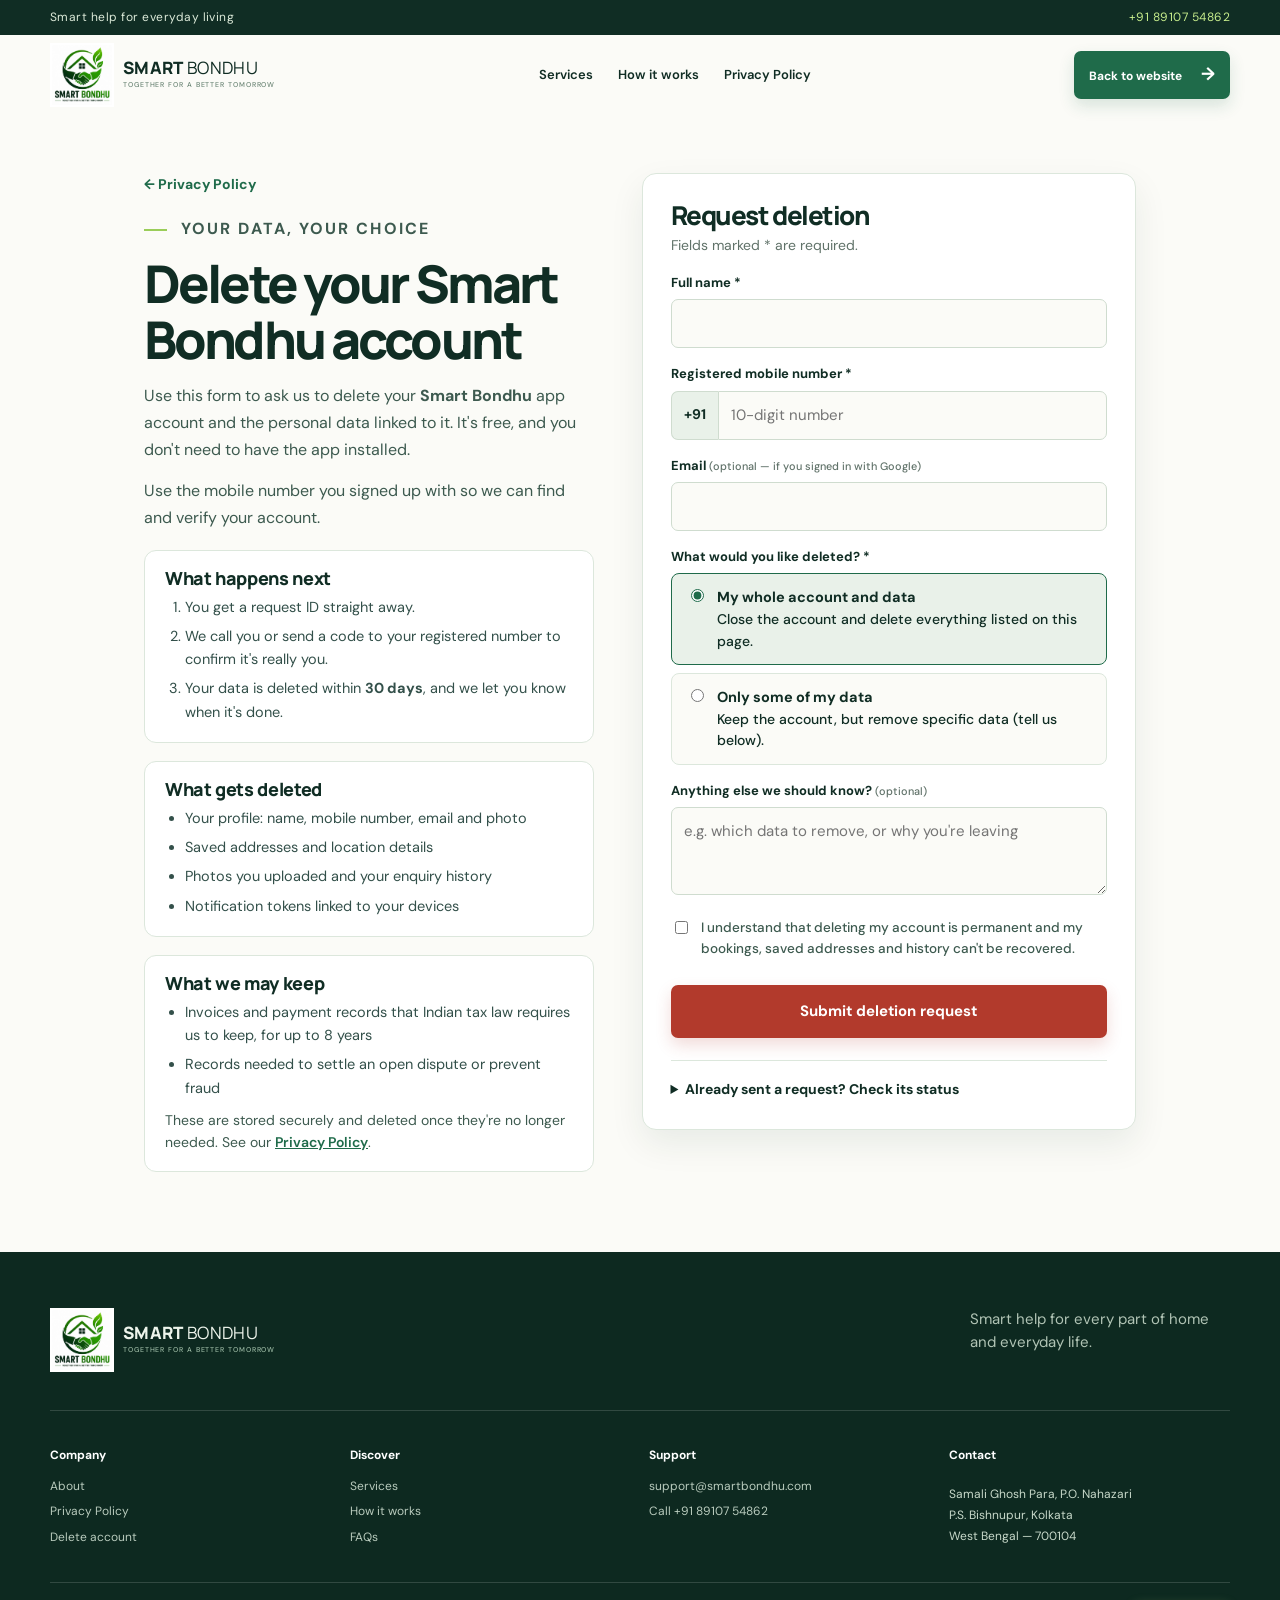
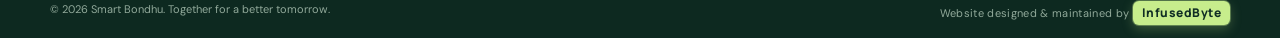
<file: delete-account.html>
<!doctype html>
<html lang="en">
<head>
  <meta charset="UTF-8" />
  <meta name="viewport" content="width=device-width, initial-scale=1.0" />
  <meta name="description" content="Request deletion of your Smart Bondhu account and personal data." />
  <title>Delete Account | Smart Bondhu</title>
  <link rel="canonical" href="https://smartbondhu.in/delete-account.html" />
  <link rel="icon" href="assets/smart-bondhu-logo.jpeg" type="image/jpeg" />
  <link rel="apple-touch-icon" href="assets/smart-bondhu-logo.jpeg" />
  <link rel="preconnect" href="https://fonts.googleapis.com">
  <link rel="preconnect" href="https://fonts.gstatic.com" crossorigin>
  <link href="https://fonts.googleapis.com/css2?family=DM+Sans:wght@400;500;600;700&family=Manrope:wght@400;500;600;700;800&display=swap" rel="stylesheet">
  <link rel="stylesheet" href="styles.css" />
  <style>
    .da-wrap{max-width:1040px;margin:0 auto;padding:56px 24px 80px;display:grid;grid-template-columns:1fr 1.1fr;gap:48px;align-items:start}
    .da-intro h1{font-size:clamp(34px,5vw,52px);margin:14px 0 14px}
    .da-intro>p{font-size:16px;line-height:1.7;color:#3d5a4f;margin:0 0 14px}
    .back-link{display:inline-flex;gap:8px;color:var(--green);font-weight:700;font-size:14px;margin-bottom:20px}
    .da-box{background:#fff;border:1px solid var(--line);border-radius:12px;padding:18px 20px;margin-top:18px}
    .da-box h2{font-size:18px!important;letter-spacing:-.02em;margin-bottom:8px}
    .da-box ul,.da-box ol{margin:0;padding-left:20px;display:flex;flex-direction:column;gap:6px;font-size:14.5px;line-height:1.6;color:#33504a}
    .da-box a{color:var(--green);font-weight:600;text-decoration:underline}
    .da-card{background:#fff;border:1px solid var(--line);border-radius:14px;padding:28px;box-shadow:0 14px 34px rgba(19,50,35,.08)}
    .da-card h2{font-size:26px!important;margin-bottom:6px}
    .da-card .sub{color:var(--muted);font-size:14px;margin:0 0 6px}
    .da-card label{display:block;font-size:13px;font-weight:700;margin:16px 0 6px}
    .da-card label small{font-weight:500;color:var(--muted)}
    .da-card input[type=text],.da-card input[type=tel],.da-card input[type=email],.da-card textarea{width:100%;border:1px solid #cfdccf;border-radius:7px;padding:12px;font:inherit;font-size:15px;background:#fbfbf7}
    .da-card input:focus,.da-card textarea:focus{outline:2px solid rgba(31,107,74,.25);border-color:var(--green)}
    .da-card textarea{height:88px;resize:vertical}
    .phone-row{display:flex;align-items:stretch}
    .phone-row span{display:flex;align-items:center;padding:0 12px;border:1px solid #cfdccf;border-right:0;border-radius:7px 0 0 7px;background:var(--mist);font-weight:700;font-size:14px}
    .phone-row input{border-radius:0 7px 7px 0!important}
    .scope{display:grid;gap:8px}
    .scope label{display:flex;gap:10px;align-items:flex-start;margin:0;padding:12px 14px;border:1px solid var(--line);border-radius:8px;font-weight:500;font-size:14px;cursor:pointer;background:#fbfbf7}
    .scope label:has(input:checked){border-color:var(--green);background:var(--mist)}
    .scope b{display:block;font-size:14.5px}
    .scope input{margin-top:3px;accent-color:var(--green)}
    .confirm{display:flex!important;gap:10px;align-items:flex-start;font-weight:500!important;font-size:13.5px!important;line-height:1.5;color:#3d5a4f}
    .confirm input{margin-top:3px;accent-color:var(--green)}
    .da-error{background:#fdecea;color:#9b2c20;border-radius:7px;padding:10px 12px;font-size:14px;margin-top:14px}
    .da-submit{width:100%;margin-top:20px;background:#b23a2c;box-shadow:0 7px 16px rgba(178,58,44,.18)}
    .da-submit:hover{background:#8f2c20}
    .da-submit:disabled{opacity:.6;cursor:wait;transform:none}
    .da-success{text-align:center}
    .da-success .code{display:inline-block;font:800 30px Manrope,sans-serif;color:var(--green);background:var(--mist);border-radius:10px;padding:10px 18px;margin:12px 0;letter-spacing:.04em}
    .da-success p{font-size:15px;line-height:1.65;color:#3d5a4f}
    .da-check{margin-top:22px;border-top:1px solid var(--line);padding-top:18px}
    .da-check summary{font-weight:700;cursor:pointer;font-size:14px}
    .da-check .row{display:grid;grid-template-columns:1fr 1fr auto;gap:8px;margin-top:12px}
    .da-check .row input{width:100%;border:1px solid #cfdccf;border-radius:7px;padding:10px;font:inherit;font-size:14px}
    .da-check .row button{background:var(--ink);color:#fff;border-radius:7px;padding:0 14px;font-weight:700;font-size:13px}
    .da-status{margin-top:12px;font-size:14px;background:var(--mist);border-radius:7px;padding:12px}
    .hp{position:absolute;left:-9999px;width:1px;height:1px;overflow:hidden}
    @media(max-width:860px){.da-wrap{grid-template-columns:1fr;gap:28px;padding-top:36px}.da-card{padding:22px 18px}.da-check .row{grid-template-columns:1fr}.da-check .row button{padding:11px}}
  </style>
</head>
<body>
  <div class="topline"><span>Smart help for everyday living</span><span class="topline-right"><a href="tel:+918910754862">+91 89107 54862</a></span></div>
  <header class="nav" id="nav">
    <a class="brand" href="index.html" aria-label="Smart Bondhu home"><img class="official-logo" src="assets/smart-bondhu-logo.jpeg" alt="Smart Bondhu logo" /><span><b>SMART</b> BONDHU<small>Together for a better tomorrow</small></span></a>
    <nav class="desktop-nav"><a href="index.html#services">Services</a><a href="index.html#how">How it works</a><a href="privacy-policy.html">Privacy Policy</a></nav>
    <div class="nav-actions"><a class="button small" href="index.html">Back to website <span>→</span></a></div>
    <button class="menu" aria-label="Open menu" onclick="document.getElementById('mobileMenu').classList.toggle('open')">☰</button>
  </header>
  <div class="mobile-menu" id="mobileMenu"><a href="index.html">Home</a><a href="index.html#services">Services</a><a href="privacy-policy.html">Privacy Policy</a><a href="tel:+918910754862">Call +91 89107 54862</a></div>

  <main class="da-wrap">
    <section class="da-intro">
      <a class="back-link" href="privacy-policy.html">← Privacy Policy</a>
      <p class="eyebrow"><span></span> Your data, your choice</p>
      <h1>Delete your Smart Bondhu account</h1>
      <p>Use this form to ask us to delete your <strong>Smart Bondhu</strong> app account and the personal data linked to it. It's free, and you don't need to have the app installed.</p>
      <p>Use the mobile number you signed up with so we can find and verify your account.</p>

      <div class="da-box">
        <h2>What happens next</h2>
        <ol>
          <li>You get a request ID straight away.</li>
          <li>We call you or send a code to your registered number to confirm it's really you.</li>
          <li>Your data is deleted within <strong>30 days</strong>, and we let you know when it's done.</li>
        </ol>
      </div>
      <div class="da-box">
        <h2>What gets deleted</h2>
        <ul>
          <li>Your profile: name, mobile number, email and photo</li>
          <li>Saved addresses and location details</li>
          <li>Photos you uploaded and your enquiry history</li>
          <li>Notification tokens linked to your devices</li>
        </ul>
      </div>
      <div class="da-box">
        <h2>What we may keep</h2>
        <ul>
          <li>Invoices and payment records that Indian tax law requires us to keep, for up to 8 years</li>
          <li>Records needed to settle an open dispute or prevent fraud</li>
        </ul>
        <p style="font-size:14px;color:#3d5a4f;margin:10px 0 0">These are stored securely and deleted once they're no longer needed. See our <a href="privacy-policy.html#storage">Privacy Policy</a>.</p>
      </div>
    </section>

    <section class="da-card" aria-live="polite">
      <div id="formView">
        <h2>Request deletion</h2>
        <p class="sub">Fields marked * are required.</p>
        <form id="delForm" novalidate>
          <label for="dName">Full name *</label>
          <input id="dName" type="text" autocomplete="name" maxlength="100" required />

          <label for="dPhone">Registered mobile number *</label>
          <div class="phone-row"><span>+91</span><input id="dPhone" type="tel" inputmode="numeric" autocomplete="tel-national" maxlength="10" placeholder="10-digit number" required /></div>

          <label for="dEmail">Email <small>(optional — if you signed in with Google)</small></label>
          <input id="dEmail" type="email" autocomplete="email" maxlength="254" />

          <label>What would you like deleted? *</label>
          <div class="scope">
            <label><input type="radio" name="scope" value="account" checked /><span><b>My whole account and data</b>Close the account and delete everything listed on this page.</span></label>
            <label><input type="radio" name="scope" value="data" /><span><b>Only some of my data</b>Keep the account, but remove specific data (tell us below).</span></label>
          </div>

          <label for="dReason">Anything else we should know? <small>(optional)</small></label>
          <textarea id="dReason" maxlength="1000" placeholder="e.g. which data to remove, or why you're leaving"></textarea>

          <div class="hp" aria-hidden="true"><label for="dWebsite">Website</label><input id="dWebsite" type="text" tabindex="-1" autocomplete="off" /></div>

          <label class="confirm"><input id="dConfirm" type="checkbox" /> <span>I understand that deleting my account is permanent and my bookings, saved addresses and history can't be recovered.</span></label>

          <div id="dError" class="da-error" hidden></div>
          <button class="button da-submit" type="submit" id="dSubmit">Submit deletion request</button>
        </form>
      </div>

      <div id="doneView" class="da-success" hidden>
        <p class="eyebrow" style="justify-content:center"><span></span> Request received</p>
        <h2>We've got your request</h2>
        <div class="code" id="doneCode"></div>
        <p>Save this request ID. We'll contact you on <b id="donePhone"></b> to confirm, then delete your data within 30 days.</p>
        <p style="font-size:14px">Questions? Email <a href="mailto:support@smartbondhu.com" style="color:var(--green);font-weight:600">support@smartbondhu.com</a> or call <a href="tel:+918910754862" style="color:var(--green);font-weight:600">+91 89107 54862</a>.</p>
      </div>

      <details class="da-check" id="checkBox">
        <summary>Already sent a request? Check its status</summary>
        <form class="row" id="checkForm">
          <input id="cCode" type="text" placeholder="Request ID (DEL-… or SB-…)" aria-label="Request ID" />
          <input id="cPhone" type="tel" inputmode="numeric" maxlength="10" placeholder="Mobile number" aria-label="Mobile number" />
          <button type="submit">Check</button>
        </form>
        <div id="cResult" class="da-status" hidden></div>
      </details>
    </section>
  </main>

  <footer>
    <div class="footer-top">
      <a class="brand inverse" href="index.html"><img class="official-logo" src="assets/smart-bondhu-logo.jpeg" alt="Smart Bondhu logo" /><span><b>SMART</b> BONDHU<small>Together for a better tomorrow</small></span></a>
      <p>Smart help for every part of home and everyday life.</p>
    </div>
    <div class="footer-links">
      <div><b>Company</b><a href="index.html#about">About</a><a href="privacy-policy.html">Privacy Policy</a><a href="delete-account.html">Delete account</a></div>
      <div><b>Discover</b><a href="index.html#services">Services</a><a href="index.html#how">How it works</a><a href="index.html#faq">FAQs</a></div>
      <div><b>Support</b><a href="mailto:support@smartbondhu.com">support@smartbondhu.com</a><a href="tel:+918910754862">Call +91 89107 54862</a></div>
      <div><b>Contact</b><a class="footer-address" href="https://maps.google.com/?q=Samali+Ghosh+Para+Nahazari+Bishnupur+Kolkata+700104" target="_blank" rel="noopener">Samali Ghosh Para, P.O. Nahazari<br>P.S. Bishnupur, Kolkata<br>West Bengal — 700104</a></div>
    </div>
    <div class="footer-bottom">© 2026 Smart Bondhu. Together for a better tomorrow. <span class="maintained">Website designed &amp; maintained by <a class="credit-link" href="https://www.infusedbyte.com" target="_blank" rel="noopener noreferrer"><b>InfusedByte</b></a></span></div>
  </footer>

  <script src="config.js"></script>
  <script>
  (function(){
    var cfg = window.SB_CONFIG || {};
    var FALLBACK = 'Something went wrong. Please try again, or email support@smartbondhu.com with the subject "Delete my account".';

    function rpc(fn, body){
      return fetch(cfg.supabaseUrl + '/rest/v1/rpc/' + fn, {
        method: 'POST',
        headers: { 'Content-Type': 'application/json', apikey: cfg.supabaseAnonKey, Authorization: 'Bearer ' + cfg.supabaseAnonKey },
        body: JSON.stringify(body)
      }).then(function(r){
        return r.json().catch(function(){ return null; }).then(function(data){
          if (!r.ok) {
            var msg = data && data.message ? data.message : '';
            // Show our own validation messages; hide technical ones.
            var e = new Error(/^Please |^Invalid request|too long/.test(msg) ? msg : FALLBACK);
            e.missing = r.status === 404 || /^PGRST20[25]$/.test(data && data.code || '');
            throw e;
          }
          return data;
        });
      });
    }
    function digits(v){ var d = String(v || '').replace(/\D/g, ''); return d.length === 12 && d.indexOf('91') === 0 ? d.slice(2) : d; }
    function $(id){ return document.getElementById(id); }
    function esc(s){ return String(s == null ? '' : s).replace(/[&<>"']/g, function(c){ return {'&':'&amp;','<':'&lt;','>':'&gt;','"':'&quot;',"'":'&#39;'}[c]; }); }

    var err = $('dError');
    function showErr(m){ err.textContent = m; err.hidden = false; }

    $('delForm').addEventListener('submit', function(e){
      e.preventDefault();
      err.hidden = true;
      if ($('dWebsite').value) return; // bot trap
      var name = $('dName').value.trim();
      var phone = digits($('dPhone').value);
      var email = $('dEmail').value.trim();
      var scope = (document.querySelector('input[name=scope]:checked') || {}).value || 'account';
      var reason = $('dReason').value.trim();
      if (!name) return showErr('Please enter your name.');
      if (!/^[6-9]\d{9}$/.test(phone)) return showErr('Please enter a valid 10-digit mobile number.');
      if (email && !/^[^@\s]+@[^@\s]+\.[^@\s]+$/.test(email)) return showErr('Please enter a valid email address.');
      if (!$('dConfirm').checked) return showErr('Please tick the box to confirm you understand.');
      if (!cfg.supabaseUrl || !cfg.supabaseAnonKey) return showErr(FALLBACK);

      var btn = $('dSubmit');
      btn.disabled = true; btn.textContent = 'Sending…';
      rpc('submit_deletion_request', { p_name: name, p_phone: phone, p_email: email || null, p_scope: scope, p_reason: reason || null })
        .catch(function(ex){
          // Deletion API not reachable yet: save through the enquiry system instead.
          if (!ex.missing) throw ex;
          var details = 'ACCOUNT DELETION REQUEST — ' + (scope === 'data' ? 'delete some data only' : 'delete whole account and data') +
            (email ? '\nEmail: ' + email : '') + (reason ? '\nDetails: ' + reason : '');
          return rpc('submit_enquiry', { p_name: name, p_phone: phone, p_service: 'Account deletion request', p_requirement: details });
        })
        .then(function(code){
          $('doneCode').textContent = code;
          $('donePhone').textContent = '+91 ' + phone;
          $('cCode').value = code; $('cPhone').value = phone;
          $('formView').hidden = true; $('doneView').hidden = false;
          window.scrollTo({ top: $('doneView').getBoundingClientRect().top + scrollY - 120, behavior: 'smooth' });
        })
        .catch(function(ex){ showErr(ex.message || FALLBACK); })
        .then(function(){ btn.disabled = false; btn.textContent = 'Submit deletion request'; });
    });

    var LABELS = { new: 'Received — we will contact you to confirm', verifying: 'Verifying your identity', in_review: 'Verifying your identity', contacted: 'Verifying your identity', completed: 'Completed — your data has been deleted', closed: 'Completed — your data has been deleted', rejected: 'Closed — please contact support' };
    $('checkForm').addEventListener('submit', function(e){
      e.preventDefault();
      var out = $('cResult');
      var code = $('cCode').value.trim(), phone = digits($('cPhone').value);
      out.hidden = false;
      if (!code || !/^[6-9]\d{9}$/.test(phone)) { out.textContent = 'Enter your request ID and 10-digit mobile number.'; return; }
      out.textContent = 'Checking…';
      var isEnquiry = /^SB-/i.test(code);
      (isEnquiry ? rpc('track_enquiry', { code: code.toUpperCase(), mobile: phone }) : rpc('check_deletion_request', { p_code: code, p_phone: phone })).then(function(rows){
        var r = rows && rows[0];
        if (r && isEnquiry) r = { request_code: r.enquiry_code, status: r.status, created_at: r.created_at };
        if (!r) { out.textContent = 'No request found with that ID and mobile number.'; return; }
        out.innerHTML = '<b>' + esc(r.request_code) + '</b> · ' + esc(LABELS[r.status] || r.status) +
          '<br><small>Submitted ' + esc(new Date(r.created_at).toLocaleDateString('en-IN', { day: 'numeric', month: 'short', year: 'numeric' })) +
          (r.completed_at ? ' · Completed ' + esc(new Date(r.completed_at).toLocaleDateString('en-IN', { day: 'numeric', month: 'short', year: 'numeric' })) : '') + '</small>';
      }).catch(function(ex){ out.textContent = ex.message || FALLBACK; });
    });
  })();
  </script>
</body>
</html>
</file>
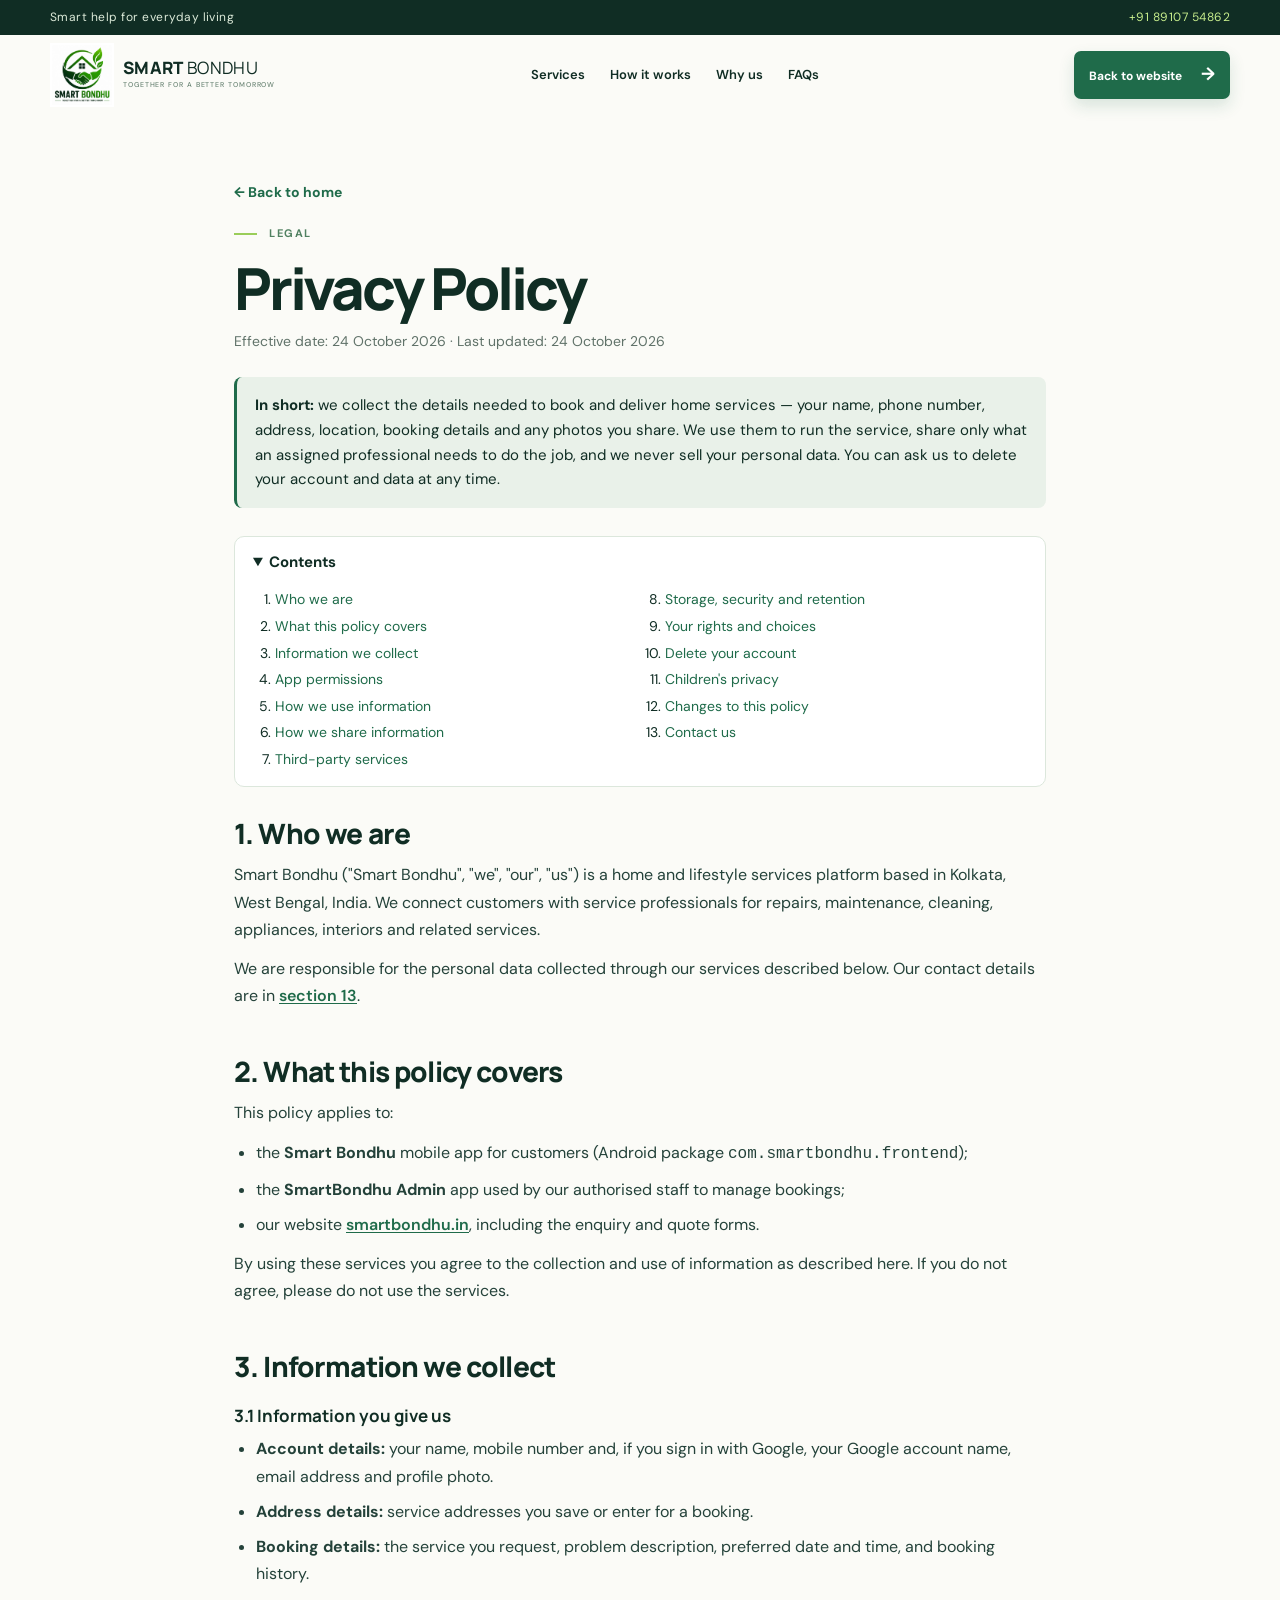
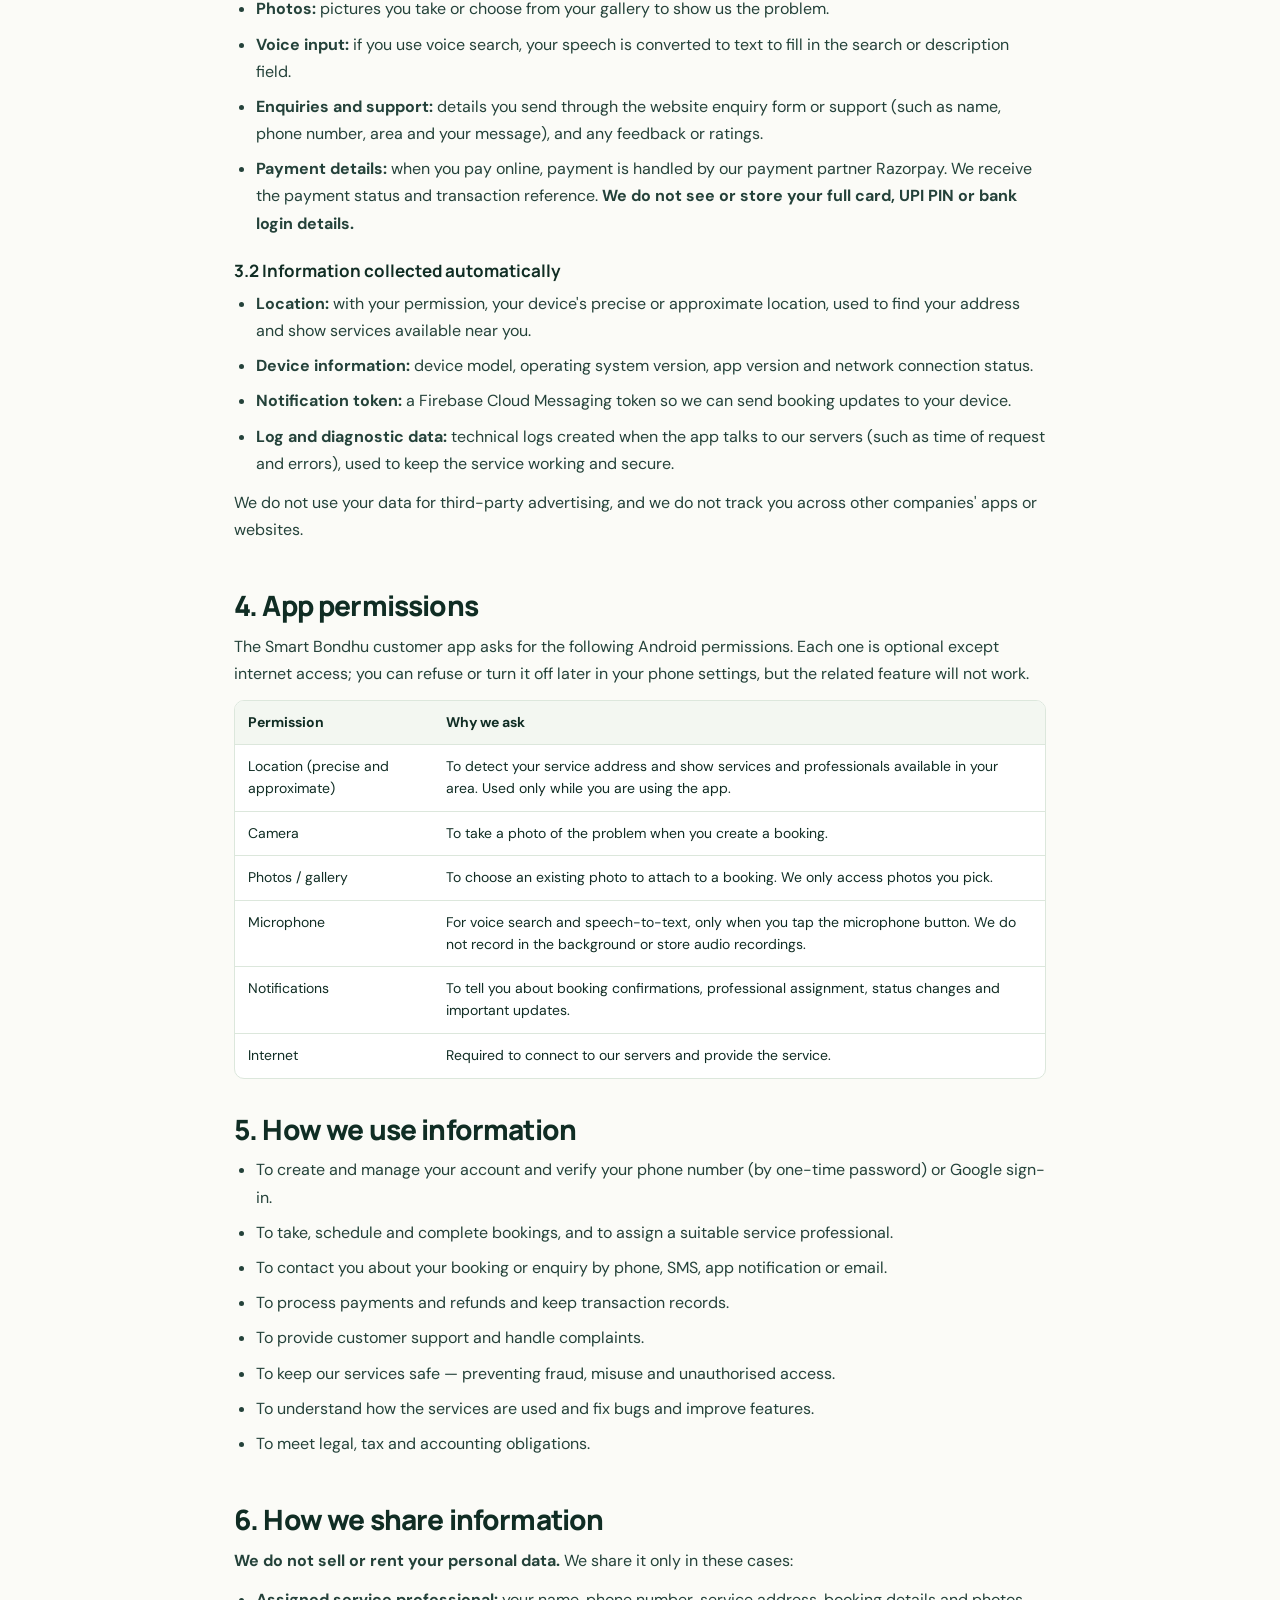
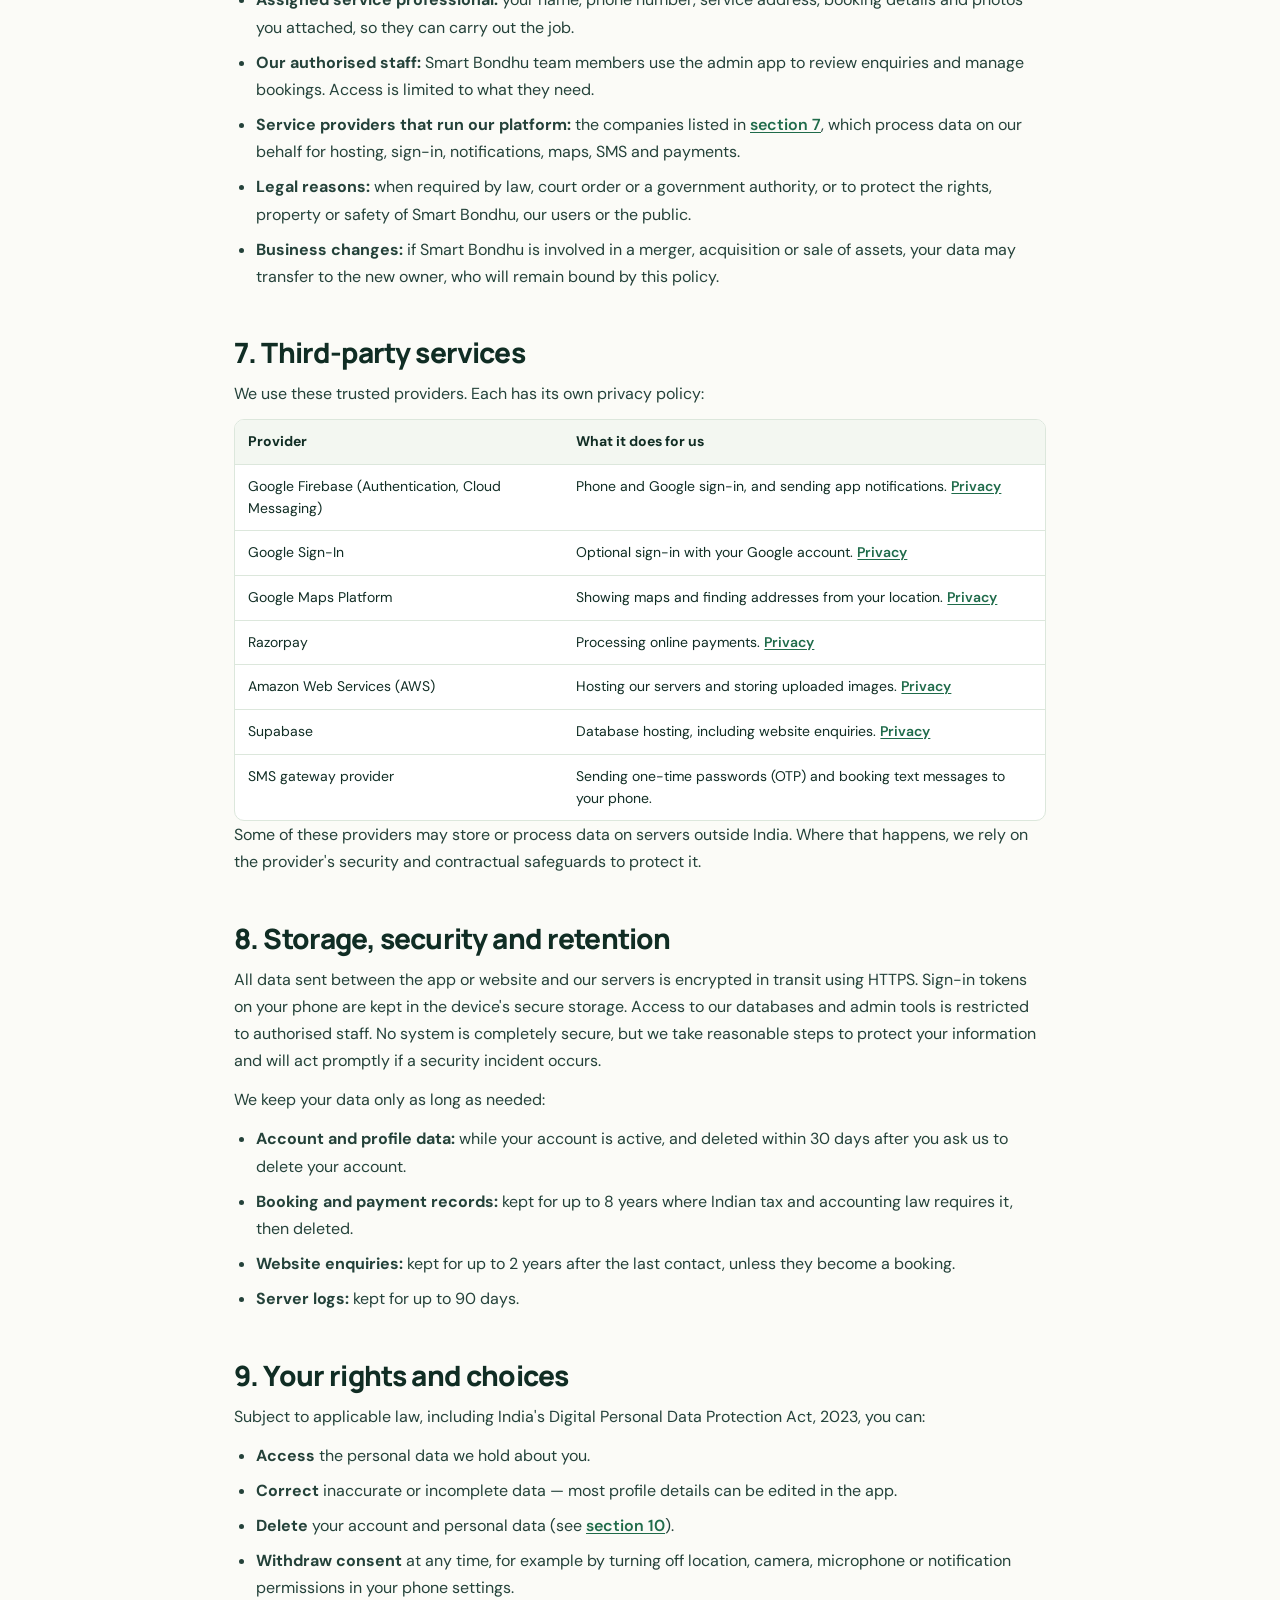
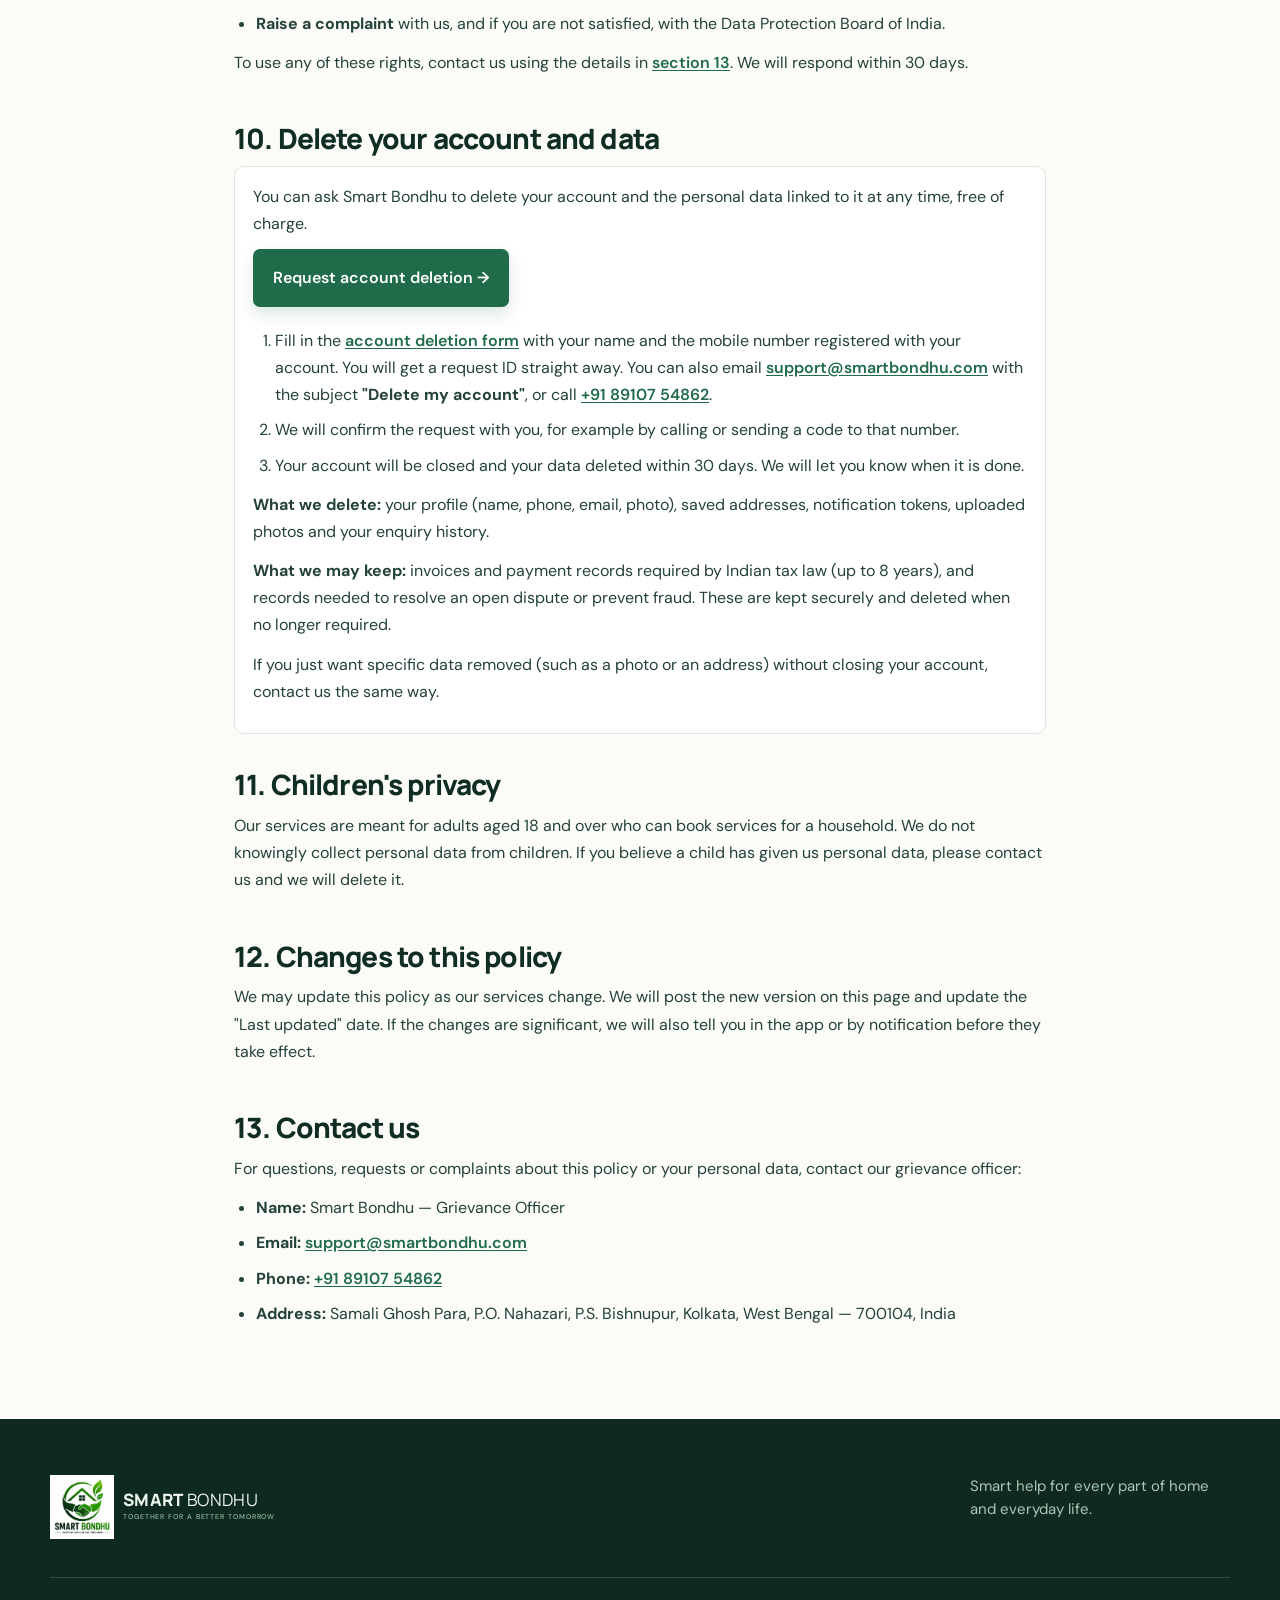
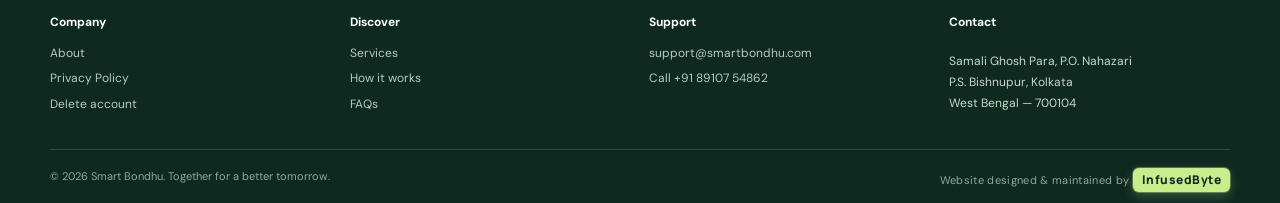
<file: privacy-policy.html>
<!doctype html>
<html lang="en">
<head>
  <meta charset="UTF-8" />
  <meta name="viewport" content="width=device-width, initial-scale=1.0" />
  <meta name="description" content="Smart Bondhu Privacy Policy — what data the Smart Bondhu app and website collect, how it is used and shared, and how to delete your account." />
  <title>Privacy Policy | Smart Bondhu</title>
  <link rel="canonical" href="https://smartbondhu.in/privacy-policy.html" />
  <link rel="icon" href="assets/smart-bondhu-logo.jpeg" type="image/jpeg" />
  <link rel="apple-touch-icon" href="assets/smart-bondhu-logo.jpeg" />
  <link rel="preconnect" href="https://fonts.googleapis.com">
  <link rel="preconnect" href="https://fonts.gstatic.com" crossorigin>
  <link href="https://fonts.googleapis.com/css2?family=DM+Sans:wght@400;500;600;700&family=Manrope:wght@400;500;600;700;800&display=swap" rel="stylesheet">
  <link rel="stylesheet" href="styles.css" />
  <style>
    .legal-hero{padding:64px 24px 28px;max-width:860px;margin:0 auto}
    .legal-hero h1{font-size:clamp(36px,6vw,58px);margin:14px 0 12px}
    .legal-meta{color:var(--muted);font-size:14px;margin:0}
    .back-link{display:inline-flex;gap:8px;color:var(--green);font-weight:700;font-size:14px;margin-bottom:22px}
    .legal-summary{background:var(--mist);border-left:3px solid var(--green);border-radius:8px;padding:16px 18px;margin-top:24px;font-size:15px;line-height:1.65}
    .legal-toc{max-width:860px;margin:0 auto;padding:0 24px 8px}
    .legal-toc details{border:1px solid var(--line);border-radius:10px;background:#fff;padding:14px 18px}
    .legal-toc summary{font-weight:700;cursor:pointer}
    .legal-toc ol{margin:12px 0 0;padding-left:22px;columns:2;column-gap:28px;font-size:14px;line-height:1.9}
    .legal-toc a{color:var(--green)}
    .legal-content{max-width:860px;margin:0 auto;padding:24px 24px 80px;display:flex;flex-direction:column;gap:36px}
    .legal-section{scroll-margin-top:90px}
    .legal-section h2{font-size:clamp(22px,3vw,28px)!important;letter-spacing:-.03em;margin-bottom:12px}
    .legal-section h3{font:700 17px Manrope,sans-serif;margin:22px 0 8px}
    .legal-section p,.legal-section li{font-size:16px;line-height:1.7;color:#24423a}
    .legal-section p{margin:0 0 12px}
    .legal-section ul,.legal-section ol{padding-left:22px;margin:0 0 12px;display:flex;flex-direction:column;gap:8px}
    .legal-section a{color:var(--green);font-weight:600;text-decoration:underline;text-underline-offset:2px}
    .table-wrap{overflow-x:auto;border:1px solid var(--line);border-radius:10px;background:#fff}
    .legal-section table{width:100%;border-collapse:collapse;font-size:14px;min-width:560px}
    .legal-section th,.legal-section td{text-align:left;vertical-align:top;padding:11px 13px;border-bottom:1px solid var(--line);line-height:1.55}
    .legal-section th{background:#f3f7f1;font-weight:700}
    .legal-section tr:last-child td{border-bottom:0}
    .callout{background:#fff;border:1px solid var(--line);border-radius:10px;padding:16px 18px}
    @media(max-width:600px){.legal-toc ol{columns:1}.legal-hero{padding-top:40px}}
  </style>
</head>
<body>
  <div class="topline"><span>Smart help for everyday living</span><span class="topline-right"><a href="tel:+918910754862">+91 89107 54862</a></span></div>
  <header class="nav" id="nav">
    <a class="brand" href="index.html" aria-label="Smart Bondhu home"><img class="official-logo" src="assets/smart-bondhu-logo.jpeg" alt="Smart Bondhu logo" /><span><b>SMART</b> BONDHU<small>Together for a better tomorrow</small></span></a>
    <nav class="desktop-nav"><a href="index.html#services">Services</a><a href="index.html#how">How it works</a><a href="index.html#why">Why us</a><a href="index.html#faq">FAQs</a></nav>
    <div class="nav-actions"><a class="button small" href="index.html">Back to website <span>→</span></a></div>
    <button class="menu" aria-label="Open menu" onclick="document.getElementById('mobileMenu').classList.toggle('open')">☰</button>
  </header>
  <div class="mobile-menu" id="mobileMenu"><a href="index.html">Home</a><a href="index.html#services">Services</a><a href="index.html#how">How it works</a><a href="delete-account.html">Delete my account</a><a href="#contact">Contact us</a></div>

  <main>
    <section class="legal-hero">
      <a class="back-link" href="index.html">← Back to home</a>
      <p class="eyebrow"><span></span> Legal</p>
      <h1>Privacy Policy</h1>
      <p class="legal-meta">Effective date: 24 October 2026 · Last updated: 24 October 2026</p>
      <div class="legal-summary"><b>In short:</b> we collect the details needed to book and deliver home services — your name, phone number, address, location, booking details and any photos you share. We use them to run the service, share only what an assigned professional needs to do the job, and we never sell your personal data. You can ask us to delete your account and data at any time.</div>
    </section>

    <nav class="legal-toc" aria-label="Contents">
      <details open>
        <summary>Contents</summary>
        <ol>
          <li><a href="#who-we-are">Who we are</a></li>
          <li><a href="#scope">What this policy covers</a></li>
          <li><a href="#collect">Information we collect</a></li>
          <li><a href="#permissions">App permissions</a></li>
          <li><a href="#use">How we use information</a></li>
          <li><a href="#share">How we share information</a></li>
          <li><a href="#third-parties">Third-party services</a></li>
          <li><a href="#storage">Storage, security and retention</a></li>
          <li><a href="#rights">Your rights and choices</a></li>
          <li><a href="#delete-account">Delete your account</a></li>
          <li><a href="#children">Children's privacy</a></li>
          <li><a href="#changes">Changes to this policy</a></li>
          <li><a href="#contact">Contact us</a></li>
        </ol>
      </details>
    </nav>

    <article class="legal-content">
      <section class="legal-section" id="who-we-are">
        <h2>1. Who we are</h2>
        <p>Smart Bondhu ("Smart Bondhu", "we", "our", "us") is a home and lifestyle services platform based in Kolkata, West Bengal, India. We connect customers with service professionals for repairs, maintenance, cleaning, appliances, interiors and related services.</p>
        <p>We are responsible for the personal data collected through our services described below. Our contact details are in <a href="#contact">section 13</a>.</p>
      </section>

      <section class="legal-section" id="scope">
        <h2>2. What this policy covers</h2>
        <p>This policy applies to:</p>
        <ul>
          <li>the <strong>Smart Bondhu</strong> mobile app for customers (Android package <code>com.smartbondhu.frontend</code>);</li>
          <li>the <strong>SmartBondhu Admin</strong> app used by our authorised staff to manage bookings;</li>
          <li>our website <a href="https://smartbondhu.in">smartbondhu.in</a>, including the enquiry and quote forms.</li>
        </ul>
        <p>By using these services you agree to the collection and use of information as described here. If you do not agree, please do not use the services.</p>
      </section>

      <section class="legal-section" id="collect">
        <h2>3. Information we collect</h2>
        <h3>3.1 Information you give us</h3>
        <ul>
          <li><strong>Account details:</strong> your name, mobile number and, if you sign in with Google, your Google account name, email address and profile photo.</li>
          <li><strong>Address details:</strong> service addresses you save or enter for a booking.</li>
          <li><strong>Booking details:</strong> the service you request, problem description, preferred date and time, and booking history.</li>
          <li><strong>Photos:</strong> pictures you take or choose from your gallery to show us the problem.</li>
          <li><strong>Voice input:</strong> if you use voice search, your speech is converted to text to fill in the search or description field.</li>
          <li><strong>Enquiries and support:</strong> details you send through the website enquiry form or support (such as name, phone number, area and your message), and any feedback or ratings.</li>
          <li><strong>Payment details:</strong> when you pay online, payment is handled by our payment partner Razorpay. We receive the payment status and transaction reference. <strong>We do not see or store your full card, UPI PIN or bank login details.</strong></li>
        </ul>

        <h3>3.2 Information collected automatically</h3>
        <ul>
          <li><strong>Location:</strong> with your permission, your device's precise or approximate location, used to find your address and show services available near you.</li>
          <li><strong>Device information:</strong> device model, operating system version, app version and network connection status.</li>
          <li><strong>Notification token:</strong> a Firebase Cloud Messaging token so we can send booking updates to your device.</li>
          <li><strong>Log and diagnostic data:</strong> technical logs created when the app talks to our servers (such as time of request and errors), used to keep the service working and secure.</li>
        </ul>
        <p>We do not use your data for third-party advertising, and we do not track you across other companies' apps or websites.</p>
      </section>

      <section class="legal-section" id="permissions">
        <h2>4. App permissions</h2>
        <p>The Smart Bondhu customer app asks for the following Android permissions. Each one is optional except internet access; you can refuse or turn it off later in your phone settings, but the related feature will not work.</p>
        <div class="table-wrap">
          <table>
            <thead><tr><th>Permission</th><th>Why we ask</th></tr></thead>
            <tbody>
              <tr><td>Location (precise and approximate)</td><td>To detect your service address and show services and professionals available in your area. Used only while you are using the app.</td></tr>
              <tr><td>Camera</td><td>To take a photo of the problem when you create a booking.</td></tr>
              <tr><td>Photos / gallery</td><td>To choose an existing photo to attach to a booking. We only access photos you pick.</td></tr>
              <tr><td>Microphone</td><td>For voice search and speech-to-text, only when you tap the microphone button. We do not record in the background or store audio recordings.</td></tr>
              <tr><td>Notifications</td><td>To tell you about booking confirmations, professional assignment, status changes and important updates.</td></tr>
              <tr><td>Internet</td><td>Required to connect to our servers and provide the service.</td></tr>
            </tbody>
          </table>
        </div>
      </section>

      <section class="legal-section" id="use">
        <h2>5. How we use information</h2>
        <ul>
          <li>To create and manage your account and verify your phone number (by one-time password) or Google sign-in.</li>
          <li>To take, schedule and complete bookings, and to assign a suitable service professional.</li>
          <li>To contact you about your booking or enquiry by phone, SMS, app notification or email.</li>
          <li>To process payments and refunds and keep transaction records.</li>
          <li>To provide customer support and handle complaints.</li>
          <li>To keep our services safe — preventing fraud, misuse and unauthorised access.</li>
          <li>To understand how the services are used and fix bugs and improve features.</li>
          <li>To meet legal, tax and accounting obligations.</li>
        </ul>
      </section>

      <section class="legal-section" id="share">
        <h2>6. How we share information</h2>
        <p><strong>We do not sell or rent your personal data.</strong> We share it only in these cases:</p>
        <ul>
          <li><strong>Assigned service professional:</strong> your name, phone number, service address, booking details and photos you attached, so they can carry out the job.</li>
          <li><strong>Our authorised staff:</strong> Smart Bondhu team members use the admin app to review enquiries and manage bookings. Access is limited to what they need.</li>
          <li><strong>Service providers that run our platform:</strong> the companies listed in <a href="#third-parties">section 7</a>, which process data on our behalf for hosting, sign-in, notifications, maps, SMS and payments.</li>
          <li><strong>Legal reasons:</strong> when required by law, court order or a government authority, or to protect the rights, property or safety of Smart Bondhu, our users or the public.</li>
          <li><strong>Business changes:</strong> if Smart Bondhu is involved in a merger, acquisition or sale of assets, your data may transfer to the new owner, who will remain bound by this policy.</li>
        </ul>
      </section>

      <section class="legal-section" id="third-parties">
        <h2>7. Third-party services</h2>
        <p>We use these trusted providers. Each has its own privacy policy:</p>
        <div class="table-wrap">
          <table>
            <thead><tr><th>Provider</th><th>What it does for us</th></tr></thead>
            <tbody>
              <tr><td>Google Firebase (Authentication, Cloud Messaging)</td><td>Phone and Google sign-in, and sending app notifications. <a href="https://firebase.google.com/support/privacy" target="_blank" rel="noopener">Privacy</a></td></tr>
              <tr><td>Google Sign-In</td><td>Optional sign-in with your Google account. <a href="https://policies.google.com/privacy" target="_blank" rel="noopener">Privacy</a></td></tr>
              <tr><td>Google Maps Platform</td><td>Showing maps and finding addresses from your location. <a href="https://policies.google.com/privacy" target="_blank" rel="noopener">Privacy</a></td></tr>
              <tr><td>Razorpay</td><td>Processing online payments. <a href="https://razorpay.com/privacy/" target="_blank" rel="noopener">Privacy</a></td></tr>
              <tr><td>Amazon Web Services (AWS)</td><td>Hosting our servers and storing uploaded images. <a href="https://aws.amazon.com/privacy/" target="_blank" rel="noopener">Privacy</a></td></tr>
              <tr><td>Supabase</td><td>Database hosting, including website enquiries. <a href="https://supabase.com/privacy" target="_blank" rel="noopener">Privacy</a></td></tr>
              <tr><td>SMS gateway provider</td><td>Sending one-time passwords (OTP) and booking text messages to your phone.</td></tr>
            </tbody>
          </table>
        </div>
        <p>Some of these providers may store or process data on servers outside India. Where that happens, we rely on the provider's security and contractual safeguards to protect it.</p>
      </section>

      <section class="legal-section" id="storage">
        <h2>8. Storage, security and retention</h2>
        <p>All data sent between the app or website and our servers is encrypted in transit using HTTPS. Sign-in tokens on your phone are kept in the device's secure storage. Access to our databases and admin tools is restricted to authorised staff. No system is completely secure, but we take reasonable steps to protect your information and will act promptly if a security incident occurs.</p>
        <p>We keep your data only as long as needed:</p>
        <ul>
          <li><strong>Account and profile data:</strong> while your account is active, and deleted within 30 days after you ask us to delete your account.</li>
          <li><strong>Booking and payment records:</strong> kept for up to 8 years where Indian tax and accounting law requires it, then deleted.</li>
          <li><strong>Website enquiries:</strong> kept for up to 2 years after the last contact, unless they become a booking.</li>
          <li><strong>Server logs:</strong> kept for up to 90 days.</li>
        </ul>
      </section>

      <section class="legal-section" id="rights">
        <h2>9. Your rights and choices</h2>
        <p>Subject to applicable law, including India's Digital Personal Data Protection Act, 2023, you can:</p>
        <ul>
          <li><strong>Access</strong> the personal data we hold about you.</li>
          <li><strong>Correct</strong> inaccurate or incomplete data — most profile details can be edited in the app.</li>
          <li><strong>Delete</strong> your account and personal data (see <a href="#delete-account">section 10</a>).</li>
          <li><strong>Withdraw consent</strong> at any time, for example by turning off location, camera, microphone or notification permissions in your phone settings.</li>
          <li><strong>Raise a complaint</strong> with us, and if you are not satisfied, with the Data Protection Board of India.</li>
        </ul>
        <p>To use any of these rights, contact us using the details in <a href="#contact">section 13</a>. We will respond within 30 days.</p>
      </section>

      <section class="legal-section" id="delete-account">
        <h2>10. Delete your account and data</h2>
        <div class="callout">
          <p>You can ask Smart Bondhu to delete your account and the personal data linked to it at any time, free of charge.</p>
          <p><a class="button" href="delete-account.html" style="color:#fff;text-decoration:none;display:inline-block">Request account deletion →</a></p>
          <ol>
            <li>Fill in the <a href="delete-account.html">account deletion form</a> with your name and the mobile number registered with your account. You will get a request ID straight away. You can also email <a href="mailto:support@smartbondhu.com?subject=Delete%20my%20Smart%20Bondhu%20account">support@smartbondhu.com</a> with the subject <strong>"Delete my account"</strong>, or call <a href="tel:+918910754862">+91 89107 54862</a>.</li>
            <li>We will confirm the request with you, for example by calling or sending a code to that number.</li>
            <li>Your account will be closed and your data deleted within 30 days. We will let you know when it is done.</li>
          </ol>
          <p><strong>What we delete:</strong> your profile (name, phone, email, photo), saved addresses, notification tokens, uploaded photos and your enquiry history.</p>
          <p><strong>What we may keep:</strong> invoices and payment records required by Indian tax law (up to 8 years), and records needed to resolve an open dispute or prevent fraud. These are kept securely and deleted when no longer required.</p>
          <p>If you just want specific data removed (such as a photo or an address) without closing your account, contact us the same way.</p>
        </div>
      </section>

      <section class="legal-section" id="children">
        <h2>11. Children's privacy</h2>
        <p>Our services are meant for adults aged 18 and over who can book services for a household. We do not knowingly collect personal data from children. If you believe a child has given us personal data, please contact us and we will delete it.</p>
      </section>

      <section class="legal-section" id="changes">
        <h2>12. Changes to this policy</h2>
        <p>We may update this policy as our services change. We will post the new version on this page and update the "Last updated" date. If the changes are significant, we will also tell you in the app or by notification before they take effect.</p>
      </section>

      <section class="legal-section" id="contact">
        <h2>13. Contact us</h2>
        <p>For questions, requests or complaints about this policy or your personal data, contact our grievance officer:</p>
        <ul>
          <li><strong>Name:</strong> Smart Bondhu — Grievance Officer</li>
          <li><strong>Email:</strong> <a href="mailto:support@smartbondhu.com">support@smartbondhu.com</a></li>
          <li><strong>Phone:</strong> <a href="tel:+918910754862">+91 89107 54862</a></li>
          <li><strong>Address:</strong> Samali Ghosh Para, P.O. Nahazari, P.S. Bishnupur, Kolkata, West Bengal — 700104, India</li>
        </ul>
      </section>
    </article>
  </main>

  <footer>
    <div class="footer-top">
      <a class="brand inverse" href="index.html"><img class="official-logo" src="assets/smart-bondhu-logo.jpeg" alt="Smart Bondhu logo" /><span><b>SMART</b> BONDHU<small>Together for a better tomorrow</small></span></a>
      <p>Smart help for every part of home and everyday life.</p>
    </div>
    <div class="footer-links">
      <div><b>Company</b><a href="index.html#about">About</a><a href="privacy-policy.html">Privacy Policy</a><a href="delete-account.html">Delete account</a></div>
      <div><b>Discover</b><a href="index.html#services">Services</a><a href="index.html#how">How it works</a><a href="index.html#faq">FAQs</a></div>
      <div><b>Support</b><a href="mailto:support@smartbondhu.com">support@smartbondhu.com</a><a href="tel:+918910754862">Call +91 89107 54862</a></div>
      <div><b>Contact</b><a class="footer-address" href="https://maps.google.com/?q=Samali+Ghosh+Para+Nahazari+Bishnupur+Kolkata+700104" target="_blank" rel="noopener">Samali Ghosh Para, P.O. Nahazari<br>P.S. Bishnupur, Kolkata<br>West Bengal — 700104</a></div>
    </div>
    <div class="footer-bottom">© 2026 Smart Bondhu. Together for a better tomorrow. <span class="maintained">Website designed &amp; maintained by <a class="credit-link" href="https://www.infusedbyte.com" target="_blank" rel="noopener noreferrer"><b>InfusedByte</b></a></span></div>
  </footer>
</body>
</html>
</file>
<file: styles.css>
:root{--ink:#102d24;--green:#1f6b4a;--bright:#9acd59;--cream:#f6f5ef;--mist:#e9f1e9;--line:#dce7dc;--muted:#607269}*{box-sizing:border-box}html{scroll-behavior:smooth}body{margin:0;background:#fbfbf7;color:var(--ink);font-family:"DM Sans",sans-serif;font-size:15px;line-height:1.55}button,a{font:inherit}button{cursor:pointer;border:0}a{text-decoration:none;color:inherit}.topline{background:var(--ink);color:#dcead9;font-size:12px;padding:8px max(5vw,24px);letter-spacing:.04em}.topline-right{float:right}.topline a{color:#c7ed8c}.nav{height:82px;display:flex;align-items:center;justify-content:space-between;padding:0 max(5vw,24px);position:sticky;top:0;background:rgba(251,251,247,.94);backdrop-filter:blur(16px);z-index:20;border-bottom:1px solid transparent;transition:.25s}.nav.scrolled{height:66px;border-color:var(--line)}.brand{display:flex;align-items:center;gap:9px;font-family:Manrope,sans-serif;font-size:17px;line-height:1;letter-spacing:.02em;white-space:nowrap}.brand b{font-weight:800}.brand small{display:block;font:500 7px/1.5 "DM Sans";letter-spacing:.13em;text-transform:uppercase;color:#6c8676;margin-top:4px}.brand-mark{height:34px;width:34px;background:var(--bright);border-radius:50% 50% 46% 54%;position:relative;display:inline-flex;align-items:center;justify-content:center;gap:2px;transform:rotate(-10deg)}.brand-mark i{width:5px;height:15px;background:var(--ink);border-radius:6px;display:block}.brand-mark i:nth-child(2){height:21px}.desktop-nav{display:flex;gap:25px;font-size:13px;font-weight:600}.desktop-nav a:hover,.under-link:hover{color:var(--green)}.nav-actions{display:flex;align-items:center;gap:16px}.text-btn,.link-button{background:none;color:var(--ink);font-weight:600;font-size:13px}.button{background:var(--green);color:#fff;border-radius:7px;padding:15px 20px;font-weight:700;box-shadow:0 7px 16px rgba(31,107,74,.16);transition:.2s}.button:hover{background:#154d35;transform:translateY(-2px)}.button span{margin-left:16px;font-size:18px}.button.small{padding:10px 15px;font-size:12px}.menu,.mobile-menu{display:none}.hero{min-height:590px;padding:68px max(5vw,24px) 110px;position:relative;background:linear-gradient(103deg,#f3f7f0 0%,#f7f7ef 57%,#e9f2e9 100%);overflow:hidden}.hero-copy{width:54%;position:relative;z-index:1}.eyebrow{font-size:11px;letter-spacing:.13em;text-transform:uppercase;color:#518161;font-weight:700;margin:0 0 15px}.eyebrow span{background:var(--bright);width:23px;height:2px;display:inline-block;vertical-align:middle;margin-right:8px}.eyebrow.light{color:#c8e1cc}.eyebrow.light span{background:#c8ef87}h1,h2{font-family:Manrope,sans-serif;line-height:1.07;letter-spacing:-.055em;margin:0}h1{font-size:clamp(42px,5vw,70px);font-weight:800}h2{font-size:clamp(34px,4vw,54px);font-weight:800}h1 em,h2 em{font-weight:500;font-style:italic;color:var(--green)}.hero-text{font-size:17px;max-width:520px;color:#466055;margin:24px 0 28px}.hero-actions{display:flex;align-items:center;gap:25px}.play-link{font-weight:700;font-size:13px}.play-link span{background:#dfeadd;border-radius:50%;width:28px;height:28px;display:inline-grid;place-items:center;margin-right:7px}.trust-row{display:flex;gap:16px;flex-wrap:wrap;color:#537264;font-size:12px;font-weight:600;margin-top:35px}.hero-visual{position:absolute;right:5vw;top:45px;width:38%;height:490px}.hero-photo{height:100%;border-radius:160px 160px 18px 18px;background:linear-gradient(180deg,rgba(20,61,37,.07),rgba(20,61,37,.2)),url('https://images.unsplash.com/photo-1581578731548-c64695cc6952?auto=format&fit=crop&w=900&q=85') center/cover}.image-chip{position:absolute;background:#fff;border-radius:10px;padding:13px 15px;box-shadow:0 11px 24px rgba(19,50,35,.13);font-size:11px;line-height:1.4}.chip-one{right:-20px;bottom:48px}.chip-one b{color:var(--green)}.chip-two{left:-34px;top:100px;display:flex;gap:9px;align-items:center}.chip-two strong{font:700 22px Manrope;color:var(--bright)}.search-panel{position:absolute;bottom:-53px;left:50%;transform:translateX(-50%);width:min(900px,90%);padding:19px 20px;background:#fff;border-radius:11px;box-shadow:0 17px 45px rgba(19,50,35,.15);z-index:2}.search-label{font-weight:700;font-size:13px;margin-bottom:9px}.search-box{display:flex;border:1px solid var(--line);padding:4px;border-radius:7px;align-items:center}.search-box span{font-size:25px;padding:0 9px;color:#789681}.search-box input{border:0;outline:0;flex:1;padding:9px 4px;min-width:0}.search-box button{background:var(--ink);color:#fff;padding:11px 14px;border-radius:5px;font-size:12px;font-weight:700}.popular{font-size:11px;color:#728178;margin-top:10px}.popular button{background:none;padding:0 6px;color:var(--green);font-weight:600}.intro-strip{max-width:1100px;margin:105px auto 0;background:var(--mist);border-radius:8px;padding:17px 24px;display:flex;gap:20px;align-items:center}.intro-strip p{margin:0;color:#5d7567}.intro-strip strong{font-size:13px}.arrow-round{margin-left:auto;background:var(--green);color:#fff;width:31px;height:31px;border-radius:50%;font-size:18px}.section{max-width:1200px;margin:auto;padding:105px max(5vw,24px)}.section-head{display:flex;justify-content:space-between;gap:30px;align-items:flex-end;margin-bottom:42px}.section-head>p{max-width:340px;margin:0;color:var(--muted)}.section-head.compact{align-items:end}.under-link{font-weight:700;font-size:13px;border-bottom:1px solid currentColor;padding-bottom:3px}.category-grid{display:grid;grid-template-columns:repeat(3,1fr);gap:16px}.category-card{background:#fff;border:1px solid #eef0eb;border-radius:12px;overflow:hidden;min-height:310px;display:flex;flex-direction:column;transition:.25s}.category-card:hover{transform:translateY(-5px);box-shadow:0 15px 28px rgba(17,55,39,.11)}.category-photo{height:128px;background:center/cover}.category-card:nth-child(2) .category-photo{background-image:url('https://images.unsplash.com/photo-1516321318423-f06f85e504b3?auto=format&fit=crop&w=600&q=80')}.category-card:nth-child(3) .category-photo{background-image:url('https://images.unsplash.com/photo-1586023492125-27b2c045efd7?auto=format&fit=crop&w=600&q=80')}.category-card:nth-child(4) .category-photo{background-image:url('https://images.unsplash.com/photo-1574359411659-15573a27fd0c?auto=format&fit=crop&w=600&q=80')}.category-card:nth-child(5) .category-photo{background-image:url('https://images.unsplash.com/photo-1416879595882-3373a0480b5b?auto=format&fit=crop&w=600&q=80')}.category-card:nth-child(6) .category-photo{background-image:url('https://images.unsplash.com/photo-1607860108855-64acf2078ed9?auto=format&fit=crop&w=600&q=80')}.category-card:nth-child(7) .category-photo{background-image:url('https://images.unsplash.com/photo-1581578731548-c64695cc6952?auto=format&fit=crop&w=600&q=80')}.category-card:nth-child(8) .category-photo{background-image:url('https://images.unsplash.com/photo-1449965408869-396c9f1e0d38?auto=format&fit=crop&w=600&q=80')}.category-card:nth-child(9) .category-photo{background-image:url('https://images.unsplash.com/photo-1600210492486-724fe5c67fb0?auto=format&fit=crop&w=600&q=80')}.category-card:first-child .category-photo{background-image:url('https://images.unsplash.com/photo-1503387762-592deb58ef4e?auto=format&fit=crop&w=600&q=80')}.category-content{padding:16px 17px 17px;display:flex;flex-direction:column;flex:1}.category-content h3{margin:0;font:700 18px Manrope;letter-spacing:-.03em}.category-content p{font-size:12px;color:#6f8076;margin:5px 0 10px}.service-pills{display:flex;gap:5px;flex-wrap:wrap;margin-bottom:14px}.service-pills span{font-size:10px;padding:4px 7px;border-radius:3px;background:#f1f5ee;color:#4d6958}.card-link{font-size:12px;color:var(--green);font-weight:700;margin-top:auto;background:none;text-align:left;padding:0}.outline{padding:13px 19px;border:1px solid #8cad93;color:var(--green);font-weight:700;border-radius:6px;background:transparent}.center-btn{display:block;margin:34px auto 0}.popular-services{padding-top:25px}.popular-grid{display:grid;grid-template-columns:repeat(4,1fr);gap:12px}.service-card{padding:17px;border:1px solid #e8ede7;border-radius:10px;background:#fff}.service-card h3{font:700 15px Manrope;margin:0}.service-card p{font-size:11px;color:#6d7d74;margin:4px 0 12px}.pricing-tag{font-size:10px;color:#447358;background:#e9f3e9;display:inline-block;padding:4px 6px;border-radius:3px;font-weight:700}.service-card button{font-size:11px;font-weight:700;background:none;color:var(--ink);float:right;padding:4px 0}.repair-band{max-width:1200px;margin:20px auto;padding:70px max(5vw,55px);border-radius:13px;background:var(--ink);color:#fff;display:flex;justify-content:space-between;gap:60px}.repair-band>div{width:48%}.repair-band h2,.recurring h2,.final-cta h2{color:#fff}.repair-band h2 em,.recurring h2 em,.final-cta h2 em{color:#bde47b}.repair-band>div>p:not(.eyebrow){color:#bfd0c1;max-width:430px}.cream{background:#c6eb83;color:var(--ink);box-shadow:none}.cream:hover{background:#e0f3b6}.problem-list{display:grid;align-content:center}.problem-list div{border-bottom:1px solid rgba(255,255,255,.16);display:flex;align-items:center;padding:13px 0;gap:16px}.problem-list b{color:#bfe489;font:500 15px Manrope}.problem-list span{font:600 15px Manrope}.problem-list i{font-style:normal;margin-left:auto;color:#c8e99a}.pricing{display:grid;grid-template-columns:1fr 1fr;gap:75px;align-items:center}.pricing-art{height:470px;border-radius:150px 150px 12px 12px;background:linear-gradient(160deg,rgba(21,66,44,.05),rgba(21,66,44,.25)),url('https://images.unsplash.com/photo-1600607687939-ce8a6c25118c?auto=format&fit=crop&w=900&q=85') center/cover}.pricing-copy>p:not(.eyebrow){color:var(--muted);max-width:440px}.price-list{margin-top:27px}.price-list div{display:grid;grid-template-columns:145px auto;padding:11px 0;border-bottom:1px solid var(--line);font-size:12px}.price-list span{color:#6d7f75}.center-head{text-align:center;margin-bottom:45px}.steps{display:grid;grid-template-columns:repeat(4,1fr);gap:18px;position:relative}.steps:before{content:"";position:absolute;top:22px;left:8%;right:8%;border-top:1px dashed #a2b9a5}.steps article{position:relative}.steps b{background:var(--bright);display:grid;place-items:center;width:45px;height:45px;border-radius:50%;font:800 14px Manrope;position:relative}.steps h3{font:700 16px Manrope;margin:17px 0 6px}.steps p{color:var(--muted);font-size:12px;margin:0}.center{text-align:center;margin-top:35px}.transformation{display:grid;grid-template-columns:1.1fr .9fr;gap:65px;align-items:center}.transform-image{height:430px;border-radius:12px;background:linear-gradient(130deg,rgba(11,52,35,.1),rgba(11,52,35,.34)),url('https://images.unsplash.com/photo-1600210492486-724fe5c67fb0?auto=format&fit=crop&w=1000&q=85') center/cover}.transform-copy p:not(.eyebrow){color:var(--muted)}.project-flow{display:flex;align-items:center;gap:9px;flex-wrap:wrap;margin:24px 0}.project-flow span{font-size:11px;font-weight:700;background:var(--mist);padding:7px 8px;border-radius:4px}.project-flow i{font-style:normal;color:var(--green)}.why{padding-top:60px}.why-grid{display:grid;grid-template-columns:repeat(4,1fr);gap:12px}.why-grid article{background:#f0f4ee;padding:23px;border-radius:9px}.why-grid article span{font-size:26px;color:var(--green)}.why-grid h3{font:700 15px Manrope;margin:18px 0 7px}.why-grid p{font-size:12px;color:#5d7163;margin:0}.recurring{background:#397757;color:#fff;padding:62px max(5vw,24px);display:grid;grid-template-columns:1.1fr 1fr auto;align-items:center;gap:30px}.recurring h2{font-size:40px}.recurring-tags{display:flex;flex-wrap:wrap;gap:8px}.recurring-tags span{padding:7px 9px;border:1px solid rgba(255,255,255,.28);font-size:11px;border-radius:5px;color:#e7f2e4}.testimonial-grid{display:grid;grid-template-columns:repeat(3,1fr);gap:14px}.testimonial-grid article{border:1px solid var(--line);padding:24px;border-radius:9px;background:#fff}.stars{font-size:12px;color:#96c958;letter-spacing:2px}.testimonial-grid p{font:500 16px/1.6 Manrope;letter-spacing:-.02em}.testimonial-grid footer{border-top:1px solid var(--line);padding-top:13px;font-size:11px}.testimonial-grid footer b,.testimonial-grid footer span{display:block}.testimonial-grid footer span{color:#7e9085}.faq{display:grid;grid-template-columns:.8fr 1.2fr;gap:70px}.faq-title>p:not(.eyebrow){font-size:12px;color:#687a70}.accordion{border-top:1px solid var(--line)}.faq-item{border-bottom:1px solid var(--line)}.faq-question{width:100%;padding:18px 2px;background:none;text-align:left;font-weight:700;display:flex;justify-content:space-between;align-items:center}.faq-question span{font-size:20px;color:var(--green);font-weight:400}.faq-answer{display:none;color:#687a70;font-size:13px;padding:0 0 17px}.faq-item.open .faq-answer{display:block}.faq-item.open .faq-question span{transform:rotate(45deg)}.final-cta{background:linear-gradient(105deg,rgba(13,47,32,.96),rgba(13,47,32,.76)),url('https://images.unsplash.com/photo-1600585154340-be6161a56a0c?auto=format&fit=crop&w=1800&q=85') center/cover;min-height:390px;padding:72px max(10vw,24px);color:white}.final-cta h2{font-size:56px}.final-cta>p:not(.eyebrow){color:#c6d9ca;max-width:400px}.final-cta>div{display:flex;align-items:center;gap:25px;margin-top:25px}.final-cta a{font-size:13px;font-weight:700;border-bottom:1px solid #bada91;padding-bottom:3px}footer{background:#0d2920;color:#edf4eb;padding:56px max(5vw,24px) 20px}.footer-top{display:flex;justify-content:space-between;padding-bottom:38px;border-bottom:1px solid rgba(255,255,255,.15)}.brand.inverse .brand-mark{background:#bde77b}.brand.inverse small{color:#9ab8a2}.footer-top>p{max-width:260px;color:#b1c4b5;margin:0}.footer-links{display:grid;grid-template-columns:repeat(4,1fr);padding:35px 0;gap:18px}.footer-links div{display:flex;flex-direction:column;gap:7px;font-size:12px;color:#b9cbbd}.footer-links b{color:#fff;margin-bottom:5px}.footer-links a{cursor:pointer}.footer-bottom{border-top:1px solid rgba(255,255,255,.15);padding-top:18px;color:#91a99a;font-size:11px}.footer-bottom .maintained{float:right;letter-spacing:.03em}.footer-bottom .maintained b{color:#c7ed8c;font-weight:700}.mobile-quote{display:none}.modal-backdrop{display:none;position:fixed;z-index:50;inset:0;background:rgba(6,28,19,.58);align-items:center;justify-content:center;padding:20px}.modal-backdrop.show{display:flex}.modal{width:min(560px,100%);max-height:92vh;overflow:auto;background:#fbfbf7;padding:30px;border-radius:14px;position:relative}.modal-close{position:absolute;right:17px;top:15px;font-size:28px;background:none;color:#5f7167}.modal h2{font-size:31px;margin-bottom:6px}.modal-sub{color:var(--muted);font-size:13px;margin-top:0}.form-step{display:none}.form-step.active{display:block}.choice-grid{display:grid;grid-template-columns:repeat(2,1fr);gap:9px;margin:20px 0}.choice{border:1px solid var(--line);background:#fff;border-radius:6px;padding:12px;text-align:left;color:var(--ink);font-weight:600}.choice.selected{border-color:var(--green);background:var(--mist);color:var(--green)}.modal label{display:block;font-size:12px;font-weight:700;margin:14px 0 5px}.modal input,.modal textarea,.modal select{width:100%;border:1px solid var(--line);border-radius:5px;padding:11px;background:#fff;font:inherit}.modal textarea{height:85px;resize:vertical}.form-actions{display:flex;justify-content:space-between;align-items:center;margin-top:22px}.form-count{font-size:11px;color:#6f8175}.track-result,.search-result{background:var(--mist);padding:15px;border-radius:7px;margin-top:15px}.confirmation{background:var(--mist);padding:18px;border-radius:8px;margin:20px 0}.confirmation b{display:block;color:var(--green);font-size:24px;font-family:Manrope}.enquiry-brief{background:var(--mist);border-left:3px solid var(--green);padding:13px 15px;border-radius:7px;margin:16px 0}.enquiry-brief b{display:block;font-size:11px;color:var(--muted);letter-spacing:.06em;text-transform:uppercase;margin-bottom:5px}.enquiry-brief span{font-size:13px;line-height:1.6}.service-detail{padding-top:8px}.service-detail .detail-meta{display:flex;gap:10px;flex-wrap:wrap;margin:15px 0}.service-detail .detail-meta span{background:var(--mist);padding:6px 8px;border-radius:4px;font-size:11px;font-weight:700}
@media(max-width:850px){.desktop-nav,.nav-actions{display:none}.menu{display:block;background:none;font-size:25px;color:var(--ink)}.mobile-menu{position:fixed;z-index:19;top:82px;left:0;right:0;background:#fbfbf7;padding:16px 5vw;box-shadow:0 12px 18px rgba(0,0,0,.08)}.mobile-menu.open{display:flex;flex-direction:column;gap:15px}.mobile-menu a{font-weight:700}.mobile-menu .button{width:100%;margin-top:5px}.hero{padding-top:42px;min-height:725px}.hero-copy{width:100%}.hero-visual{opacity:.22;width:70%;height:420px;right:-13%;top:265px}.hero-text{font-size:15px}.search-panel{bottom:25px}.intro-strip{margin:25px 24px 0;display:block;padding:18px}.intro-strip p{margin-bottom:4px}.arrow-round{position:absolute;right:40px;margin-top:-32px}.section{padding:70px 24px}.section-head,.section-head.compact{display:block}.section-head>p{margin-top:16px}.category-grid{grid-template-columns:repeat(2,1fr)}.category-card{min-height:285px}.popular-grid{grid-template-columns:repeat(2,1fr)}.repair-band{margin:0 24px;padding:45px 25px;display:block}.repair-band>div{width:auto}.problem-list{margin-top:25px}.pricing,.transformation,.faq{grid-template-columns:1fr;gap:30px}.pricing-art{height:320px}.steps{grid-template-columns:repeat(2,1fr);gap:32px}.steps:before{display:none}.why-grid{grid-template-columns:repeat(2,1fr)}.recurring{grid-template-columns:1fr;padding:48px 24px}.recurring .button{justify-self:start}.testimonial-grid{grid-template-columns:1fr}.final-cta{padding:65px 24px;min-height:420px}.final-cta h2{font-size:45px}.footer-links{grid-template-columns:repeat(2,1fr)}.footer-top{display:block}.footer-top>p{margin-top:22px}.mobile-quote{display:block;position:fixed;z-index:18;bottom:14px;left:15px;right:15px;width:calc(100% - 30px);padding:14px}.mobile-quote span{float:right}.modal{padding:27px 20px}}
@media(max-width:430px){.topline-right{display:none}.topline{padding:7px 20px}.nav{height:70px;padding:0 20px}.brand{font-size:15px}.brand-mark{width:29px;height:29px}.brand-mark i{height:12px;width:4px}.brand-mark i:nth-child(2){height:17px}.hero{padding:35px 20px 20px;min-height:700px}.hero h1{font-size:40px}.hero-actions{gap:13px}.trust-row{gap:9px;font-size:10px}.search-panel{width:calc(100% - 40px);padding:14px;bottom:19px}.search-box button{padding:10px 9px;font-size:10px}.search-box input{font-size:11px}.popular{line-height:1.8}.section{padding:60px 20px}.category-grid{grid-template-columns:1fr}.category-card{min-height:270px}.category-photo{height:115px}.repair-band{margin:0 20px}.popular-grid{gap:8px}.service-card{padding:12px}.steps{grid-template-columns:1fr 1fr;gap:20px 15px}.steps h3{font-size:14px}.steps p{font-size:11px}.why-grid{grid-template-columns:1fr 1fr;gap:8px}.why-grid article{padding:16px}.why-grid h3{font-size:13px}.why-grid p{font-size:10px}.footer-links{font-size:11px}.footer-bottom .maintained{display:block;float:none;margin-top:8px}.choice-grid{grid-template-columns:1fr}.project-flow{gap:5px}.project-flow i{font-size:11px}}

/* Official logo and subtle conversion-focused motion */
.official-logo{width:48px;height:48px;object-fit:contain;border-radius:50%;mix-blend-mode:multiply}.brand.inverse .official-logo{background:#fff;mix-blend-mode:normal}.category-card{position:relative}.category-card:after{content:"";position:absolute;inset:auto 0 0;height:3px;background:var(--bright);transform:scaleX(0);transform-origin:left;transition:.3s}.category-card:hover:after{transform:scaleX(1)}@media(prefers-reduced-motion:no-preference){.hero-copy{animation:sb-rise .7s ease both}.hero-visual{animation:sb-rise .8s .1s ease both}.search-panel{animation:sb-rise .65s .25s ease both}.chip-one,.chip-two{animation:sb-float 4s ease-in-out infinite}.chip-two{animation-delay:.5s}.button{position:relative;overflow:hidden}.button:after{content:"";position:absolute;inset:0 auto 0 -120%;width:70%;background:linear-gradient(90deg,transparent,rgba(255,255,255,.22),transparent);transform:skewX(-18deg);transition:.45s}.button:hover:after{left:150%}}@keyframes sb-rise{from{opacity:0;transform:translateY(16px)}to{opacity:1;transform:translateY(0)}}@keyframes sb-float{0%,100%{transform:translateY(0)}50%{transform:translateY(-9px)}}
.category-symbol{position:absolute;left:15px;bottom:-19px;z-index:1;width:42px;height:42px;display:grid;place-items:center;border-radius:12px;background:#fff;font-size:21px;box-shadow:0 8px 18px rgba(16,45,36,.16)}.category-content{padding-top:30px}
.review-note{font-size:12px!important;color:#6d806f!important}
.footer-links button,.footer-bottom button{border:0;background:none;color:inherit;padding:0;text-align:left;cursor:pointer;font:inherit}.footer-links a:hover,.footer-links button:hover,.footer-bottom button:hover{color:#c9ed92}.contact-card{margin:20px 0;padding:15px;background:var(--mist);border-radius:8px}.contact-card b,.contact-card span{display:block}.contact-card span{font-size:12px;color:var(--muted);margin-top:5px;line-height:1.7}
.bondhu-match{max-width:1100px;margin:68px auto 4px;padding:55px;display:grid;grid-template-columns:.9fr 1.1fr;gap:55px;border-radius:22px;background:#133d2b;color:#fff;position:relative;overflow:hidden}.bondhu-match:before{content:"SB";position:absolute;right:-18px;bottom:-76px;font:800 240px/.8 Manrope;color:rgba(190,231,123,.075);letter-spacing:-.12em}.match-copy,.match-choices{position:relative;z-index:1}.bondhu-match .eyebrow{color:#c8e1cc}.bondhu-match .eyebrow span{background:#bfe87a}.bondhu-match h2{font-size:49px;color:#fff}.bondhu-match h2 em{color:#bee87a}.bondhu-match p:not(.eyebrow){color:#c2d2c6;max-width:365px;font-size:14px}.match-status{display:inline-flex;gap:8px;align-items:center;margin-top:16px;font-size:11px;color:#d6e7d6;background:rgba(255,255,255,.07);padding:8px 10px;border-radius:99px}.status-dot{width:7px;height:7px;border-radius:50%;background:#c3ec81;box-shadow:0 0 0 5px rgba(195,236,129,.12)}.match-choices{display:grid;grid-template-columns:1fr 1fr;gap:10px;align-content:center}.match-choices button{background:rgba(255,255,255,.08);border:1px solid rgba(255,255,255,.13);border-radius:12px;color:#fff;padding:17px;text-align:left;position:relative;transition:.22s}.match-choices button:hover{background:#fff;color:var(--ink);transform:translateY(-3px)}.match-choices span{display:block;color:#bfec7c;font:700 10px Manrope;letter-spacing:.12em;margin-bottom:15px}.match-choices b,.match-choices small{display:block}.match-choices b{font:700 16px Manrope}.match-choices small{color:#c0d0c2;font-size:11px;margin-top:3px}.match-choices button:hover small{color:#61806d}.match-choices i{position:absolute;right:15px;top:15px;font-style:normal;color:#bfec7c;font-size:18px}.orbit-one,.orbit-two{position:absolute;border:1px solid rgba(190,231,123,.14);border-radius:50%;pointer-events:none}.orbit-one{width:350px;height:350px;left:-220px;bottom:-210px}.orbit-two{width:540px;height:540px;left:-310px;bottom:-390px}@media(max-width:850px){.bondhu-match{margin:40px 24px 0;padding:35px;grid-template-columns:1fr;gap:28px}.bondhu-match h2{font-size:42px}}@media(max-width:430px){.bondhu-match{margin:35px 20px 0;padding:27px 20px;border-radius:16px}.bondhu-match h2{font-size:37px}.match-choices{grid-template-columns:1fr}.match-choices button{padding:14px}.match-choices span{margin-bottom:8px}}
.services{padding-top:112px}.service-head-copy{max-width:350px}.service-head-copy p{margin:0 0 15px;color:var(--muted)}.mini-quote{border:1px solid #bdd3be;background:#f4f8f1;color:#3b6650;border-radius:999px;padding:9px 13px;font-size:11px}.mini-quote b{color:var(--green);margin-left:4px}.category-grid{gap:20px}.category-card{border:0;border-radius:16px;box-shadow:0 3px 0 #e7eee5,0 12px 30px rgba(21,57,38,.07);overflow:hidden;cursor:pointer}.category-card:hover{transform:translateY(-7px);box-shadow:0 3px 0 var(--bright),0 20px 35px rgba(21,57,38,.15)}.category-photo{height:155px;overflow:hidden}.photo-overlay{position:absolute;inset:0;background:linear-gradient(180deg,transparent 30%,rgba(10,43,29,.48));z-index:0}.category-symbol{z-index:2;bottom:13px;left:14px;background:rgba(255,255,255,.95);backdrop-filter:blur(8px);border-radius:11px}.category-count{position:absolute;z-index:2;top:13px;right:14px;color:white;font:700 11px Manrope;letter-spacing:.12em}.category-content{padding:18px 18px 19px}.category-content h3{font-size:19px}.category-content p{min-height:37px;margin-top:4px}.service-pills{margin:12px 0 18px}.service-pills span{background:#edf4eb;padding:5px 7px}.card-link{display:flex;align-items:center;justify-content:space-between;width:100%;padding-top:13px;border-top:1px solid #e3ebe2}.card-link i{font-style:normal;background:var(--green);color:white;width:24px;height:24px;border-radius:50%;display:grid;place-items:center;transition:.2s}.category-card:hover .card-link i{transform:translateX(3px);background:#123e2a}.category-card:nth-child(8) .category-photo{background-image:linear-gradient(120deg,rgba(17,55,36,.10),rgba(17,55,36,.38)),url('https://images.unsplash.com/photo-1449965408869-396c9f1e0d38?auto=format&fit=crop&w=900&q=90')!important;background-position:center 58%;background-color:#466d56}.category-card:focus-visible{outline:3px solid var(--bright);outline-offset:4px}@media(max-width:850px){.service-head-copy{margin-top:16px}.category-photo{height:138px}}
.category-card:nth-child(8) .category-photo{background-image:linear-gradient(90deg,rgba(8,32,21,.18),rgba(8,32,21,.08)),url('assets/professional-driver-cover.png')!important;background-position:center;background-size:cover;background-color:#284b39}
.category-card{min-height:370px}.category-content{min-height:215px}.category-count{background:rgba(8,38,25,.62);padding:4px 7px;border-radius:999px;letter-spacing:.08em}.category-symbol{bottom:auto;top:13px;left:13px}.category-content{padding-top:19px}.card-link{margin-top:auto;min-height:40px;position:relative;z-index:3}.category-card:hover .category-symbol{transform:scale(1.06)}@media(max-width:850px){.category-card{min-height:355px}.category-content{min-height:200px}}@media(max-width:430px){.category-card{min-height:340px}.category-content{min-height:190px}}
.official-logo{width:64px;height:64px;border-radius:0;mix-blend-mode:normal;background:#fff;padding:2px}.brand.inverse .official-logo{background:#fff}.service-image{height:110px;border-radius:7px;background-position:center;background-size:cover;position:relative;margin-bottom:14px;overflow:hidden}.service-card:hover .service-image{filter:saturate(1.08)}@media(prefers-reduced-motion:no-preference){.hero-copy,.hero-visual,.search-panel,.chip-one,.chip-two{animation:none!important}.button:after{display:none}.button{transition:background .2s,transform .2s}.service-card,.category-card{transition:box-shadow .2s,transform .2s}}
.call-link{display:inline-flex;align-items:center;gap:6px;background:#eef6ec;color:var(--green);border:1px solid #cfe3c9;border-radius:999px;padding:8px 13px;font:700 13px "DM Sans";transition:.2s}.call-link:hover{background:var(--green);color:#fff;transform:translateY(-1px)}.footer-call{color:#c7ed8c;font-weight:700;line-height:1.7}.footer-call:hover{color:#c9ed92}.footer-address{color:#c8d9ca;line-height:1.75;margin-top:7px}.footer-address:hover{color:#c9ed92}.floating-call{display:none}.req{color:#c0392b;font-style:normal;font-weight:700}.map-frame{margin:18px 0 8px}.category-photo{position:relative}.search-results{display:grid;gap:10px;margin:18px 0}.result-card{display:flex;align-items:center;gap:13px;width:100%;background:var(--mist);border:1px solid var(--line);border-radius:11px;padding:13px 15px;text-align:left;transition:.18s}.result-card:hover{background:#eff6f0;border-color:var(--green);transform:translateX(3px)}.result-card b{font-size:22px}.result-card span{font-weight:700;flex:1}.result-card i{font-style:normal;color:var(--green);font-size:18px}@media(max-width:850px){.floating-call{display:flex;position:fixed;z-index:22;align-items:center;justify-content:center;box-shadow:0 10px 22px rgba(16,45,36,.35);transition:.2s}.floating-call{bottom:78px;right:15px;gap:7px;width:auto;padding:13px 18px;background:var(--green);color:#fff;font-weight:700;font-size:13px;border-radius:999px}.floating-call:hover{transform:translateY(-2px)}.floating-call:after{content:"";position:absolute;inset:0;border-radius:999px;border:2px solid rgba(154,205,89,.55);animation:call-pulse 1.8s ease-out infinite}@keyframes call-pulse{0%{transform:scale(1);opacity:1}100%{transform:scale(1.18);opacity:0}}}

/* Shared page width so every section lines up on desktop and mobile */
:root{--page:1180px;--gutter:clamp(16px,3.2vw,28px)}
html,body{max-width:100%;overflow-x:hidden}
img,iframe,video{max-width:100%;height:auto}
h1,h2,h3{overflow-wrap:break-word}
.topline{display:flex;justify-content:space-between;gap:12px;align-items:center;padding-left:var(--gutter);padding-right:var(--gutter)}
.topline-right{float:none;min-width:0}
.nav,.hero,footer,.recurring,.final-cta{padding-left:var(--gutter)!important;padding-right:var(--gutter)!important}
.section,.pricing.section,.transformation.section,.faq.section,.how.section,.why.section,.services,.popular-services,.testimonials{
  max-width:var(--page)!important;
  margin-left:auto!important;
  margin-right:auto!important;
  padding-left:var(--gutter)!important;
  padding-right:var(--gutter)!important;
}
.intro-strip,.bondhu-match,.repair-band{
  box-sizing:border-box;
  width:100%;
  max-width:var(--page)!important;
  margin-left:auto!important;
  margin-right:auto!important;
  padding-left:var(--gutter)!important;
  padding-right:var(--gutter)!important;
}
@media (min-width:1240px){
  .nav,.topline,.hero,footer,.recurring,.final-cta{
    padding-left:max(var(--gutter),calc((100vw - var(--page)) / 2))!important;
    padding-right:max(var(--gutter),calc((100vw - var(--page)) / 2))!important;
  }
}

body:has(.modal-backdrop.show) .floating-call,
body:has(.modal-backdrop.show) .mobile-quote{display:none}

@media (max-width: 980px) {
  .official-logo{width:48px;height:48px}
  .nav{height:72px;gap:10px}
  .nav.scrolled{height:64px}
  .desktop-nav{gap:14px;font-size:12px}
}

@media (max-width: 900px) {
  body{padding-bottom:84px}
  .desktop-nav,.nav-actions{display:none!important}
  .menu{display:block!important;background:none;font-size:25px;color:var(--ink);min-width:44px;min-height:44px;flex-shrink:0}
  .nav,.nav.scrolled{height:64px;z-index:28}
  .brand{min-width:0;gap:8px}
  .official-logo{width:42px;height:42px;flex-shrink:0}
  .mobile-menu{top:64px;padding:14px var(--gutter) 20px;max-height:calc(100dvh - 64px);overflow:auto;z-index:27;background:#fbfbf7}
  .hero{min-height:0!important;padding-top:28px!important;padding-bottom:28px!important;overflow:visible!important}
  .hero-copy{width:100%!important}
  .hero-visual,.image-chip{display:none!important}
  h1{font-size:clamp(30px,8vw,44px)}
  h2{font-size:clamp(26px,7vw,38px)!important}
  .hero-actions{flex-direction:column;align-items:stretch;gap:14px}
  .hero-actions .button{width:100%;text-align:center}
  .play-link{display:inline-flex;align-items:center}
  .trust-row{margin-top:22px}
  .search-panel{position:relative!important;left:auto!important;bottom:auto!important;transform:none!important;width:100%!important;margin-top:22px}
  .search-box{flex-wrap:wrap;gap:6px}
  .search-box button{width:100%;padding:12px;font-size:13px}
  .search-box input{font-size:14px}
  .intro-strip{position:relative;margin-top:28px!important;margin-bottom:0;padding-top:18px!important;padding-bottom:18px!important;padding-right:56px!important;display:block}
  .intro-strip strong{display:block}
  .arrow-round{position:absolute;right:var(--gutter);top:50%;margin:0;transform:translateY(-50%)}
  .bondhu-match{margin-top:28px!important;padding-top:28px!important;padding-bottom:28px!important;grid-template-columns:1fr!important;gap:22px;border-radius:18px}
  .bondhu-match h2{font-size:clamp(28px,7vw,38px)!important}
  .section,.pricing,.transformation,.faq{padding-top:56px!important;padding-bottom:56px!important}
  .section-head,.section-head.compact{display:block}
  .section-head>p{margin-top:16px}
  .service-head-copy{margin-top:16px}
  .category-grid{grid-template-columns:repeat(2,minmax(0,1fr))!important}
  .popular-grid{grid-template-columns:repeat(2,minmax(0,1fr))!important}
  .category-card,.category-content{min-height:0!important}
  .category-content p{min-height:0!important}
  .repair-band{margin-top:12px!important;margin-bottom:12px!important;padding-top:36px!important;padding-bottom:36px!important;display:block}
  .repair-band>div{width:auto}
  .problem-list{margin-top:25px}
  .price-list div{grid-template-columns:1fr;gap:4px}
  .pricing,.transformation,.faq{grid-template-columns:1fr!important;gap:28px}
  .pricing-art,.transform-image{height:240px;border-radius:16px}
  .steps{grid-template-columns:repeat(2,minmax(0,1fr));gap:22px}
  .steps:before{display:none}
  .why-grid{grid-template-columns:repeat(2,minmax(0,1fr))}
  .recurring{grid-template-columns:1fr!important;padding-top:40px!important;padding-bottom:40px!important}
  .recurring h2{font-size:clamp(26px,7vw,36px)!important}
  .recurring .button{justify-self:start}
  .testimonial-grid{grid-template-columns:1fr}
  .final-cta{padding-top:48px!important;padding-bottom:48px!important;min-height:0!important}
  .final-cta h2{font-size:clamp(30px,8vw,42px)!important}
  .final-cta>div{flex-direction:column;align-items:flex-start;gap:16px}
  footer{padding-top:40px!important;padding-bottom:28px!important}
  .footer-links{grid-template-columns:1fr 1fr;gap:22px 16px}
  .footer-top{display:block}
  .footer-top>p{margin-top:22px}
  .footer-bottom{display:flex;flex-direction:column;gap:8px}
  .footer-bottom .maintained{float:none}
  .service-card{overflow:hidden}
  .service-card button{float:none;display:inline-block;margin-top:10px}
  .floating-call{display:flex!important;position:fixed;z-index:24;align-items:center;justify-content:center;bottom:12px;left:12px;right:auto;width:calc(34% - 16px);height:50px;padding:0 10px;border-radius:10px;background:var(--green);color:#fff;font-weight:700;font-size:13px;box-shadow:0 10px 22px rgba(16,45,36,.28)}
  .floating-call:after{display:none}
  .mobile-quote{display:flex!important;align-items:center;justify-content:space-between;position:fixed;z-index:24;bottom:12px;left:calc(34% + 8px);right:12px;width:auto;height:50px;padding:0 16px;border-radius:10px;background:#fff;color:var(--ink);border:1px solid var(--line);box-shadow:0 10px 22px rgba(16,45,36,.18)}
  .mobile-quote span{float:none;margin-left:8px}
  .modal-backdrop{padding:0;align-items:flex-end}
  .modal{width:100%;max-height:min(94dvh,100%);border-radius:16px 16px 0 0;padding:28px 16px 24px}
  .form-actions{flex-wrap:wrap;gap:12px}
  .form-actions .button{width:100%}
}

@media (max-width: 640px) {
  .topline-right{display:none}
  .category-grid,.popular-grid,.why-grid,.steps,.match-choices,.choice-grid,.footer-links{grid-template-columns:1fr!important}
  .search-panel{width:100%!important;padding:14px}
  .why-grid article{padding:18px}
  .why-grid h3{font-size:15px}
  .why-grid p{font-size:13px}
  .brand small{letter-spacing:.08em;font-size:6px}
}

.credit-link{
  display:inline-block;
  color:#102d24;
  background:#c7ed8c;
  font:800 12px Manrope,sans-serif;
  letter-spacing:.04em;
  padding:3px 9px 4px;
  border-radius:6px;
  box-shadow:0 0 0 1px rgba(199,237,140,.35),0 4px 12px rgba(199,237,140,.25);
  transition:.2s;
}
.footer-bottom .credit-link b{color:#102d24;font-weight:800}
.credit-link:hover{
  background:#e4f9b5;
  transform:translateY(-1px);
  box-shadow:0 6px 16px rgba(199,237,140,.4);
}
</file>
